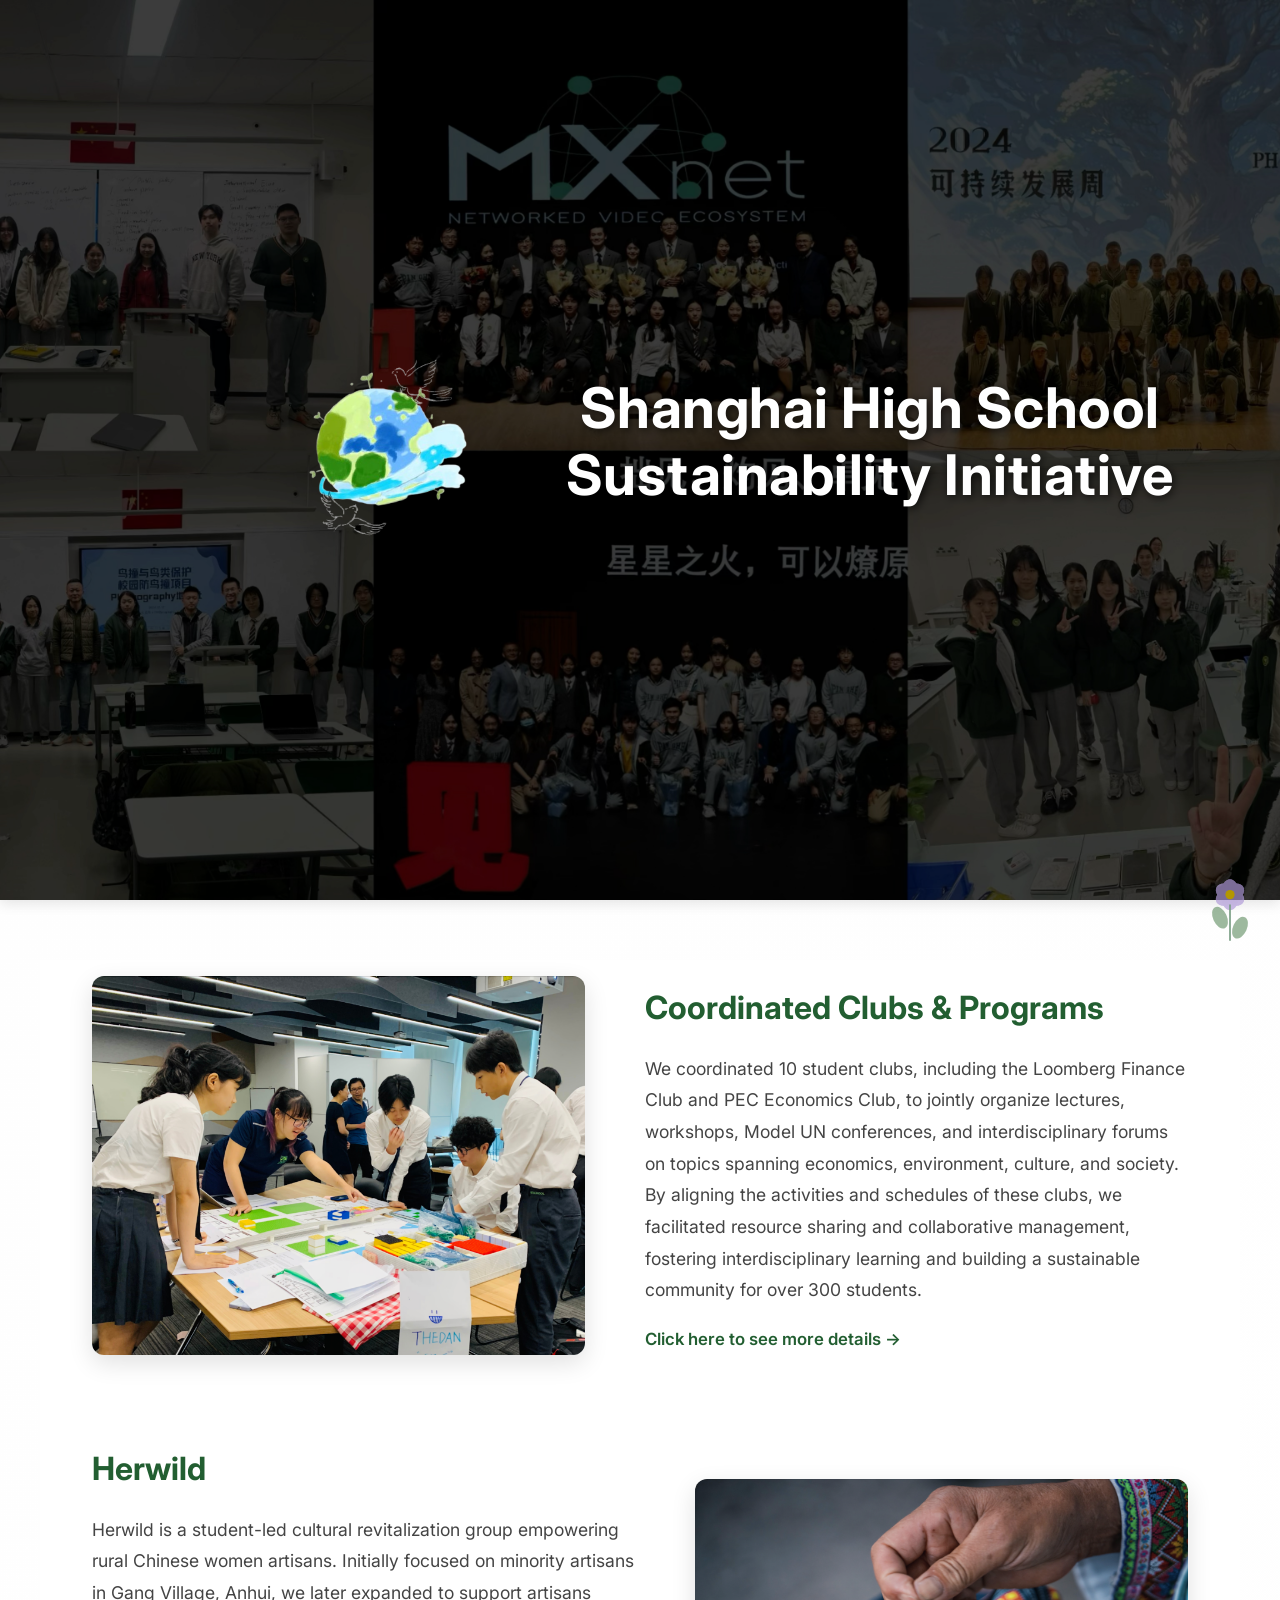
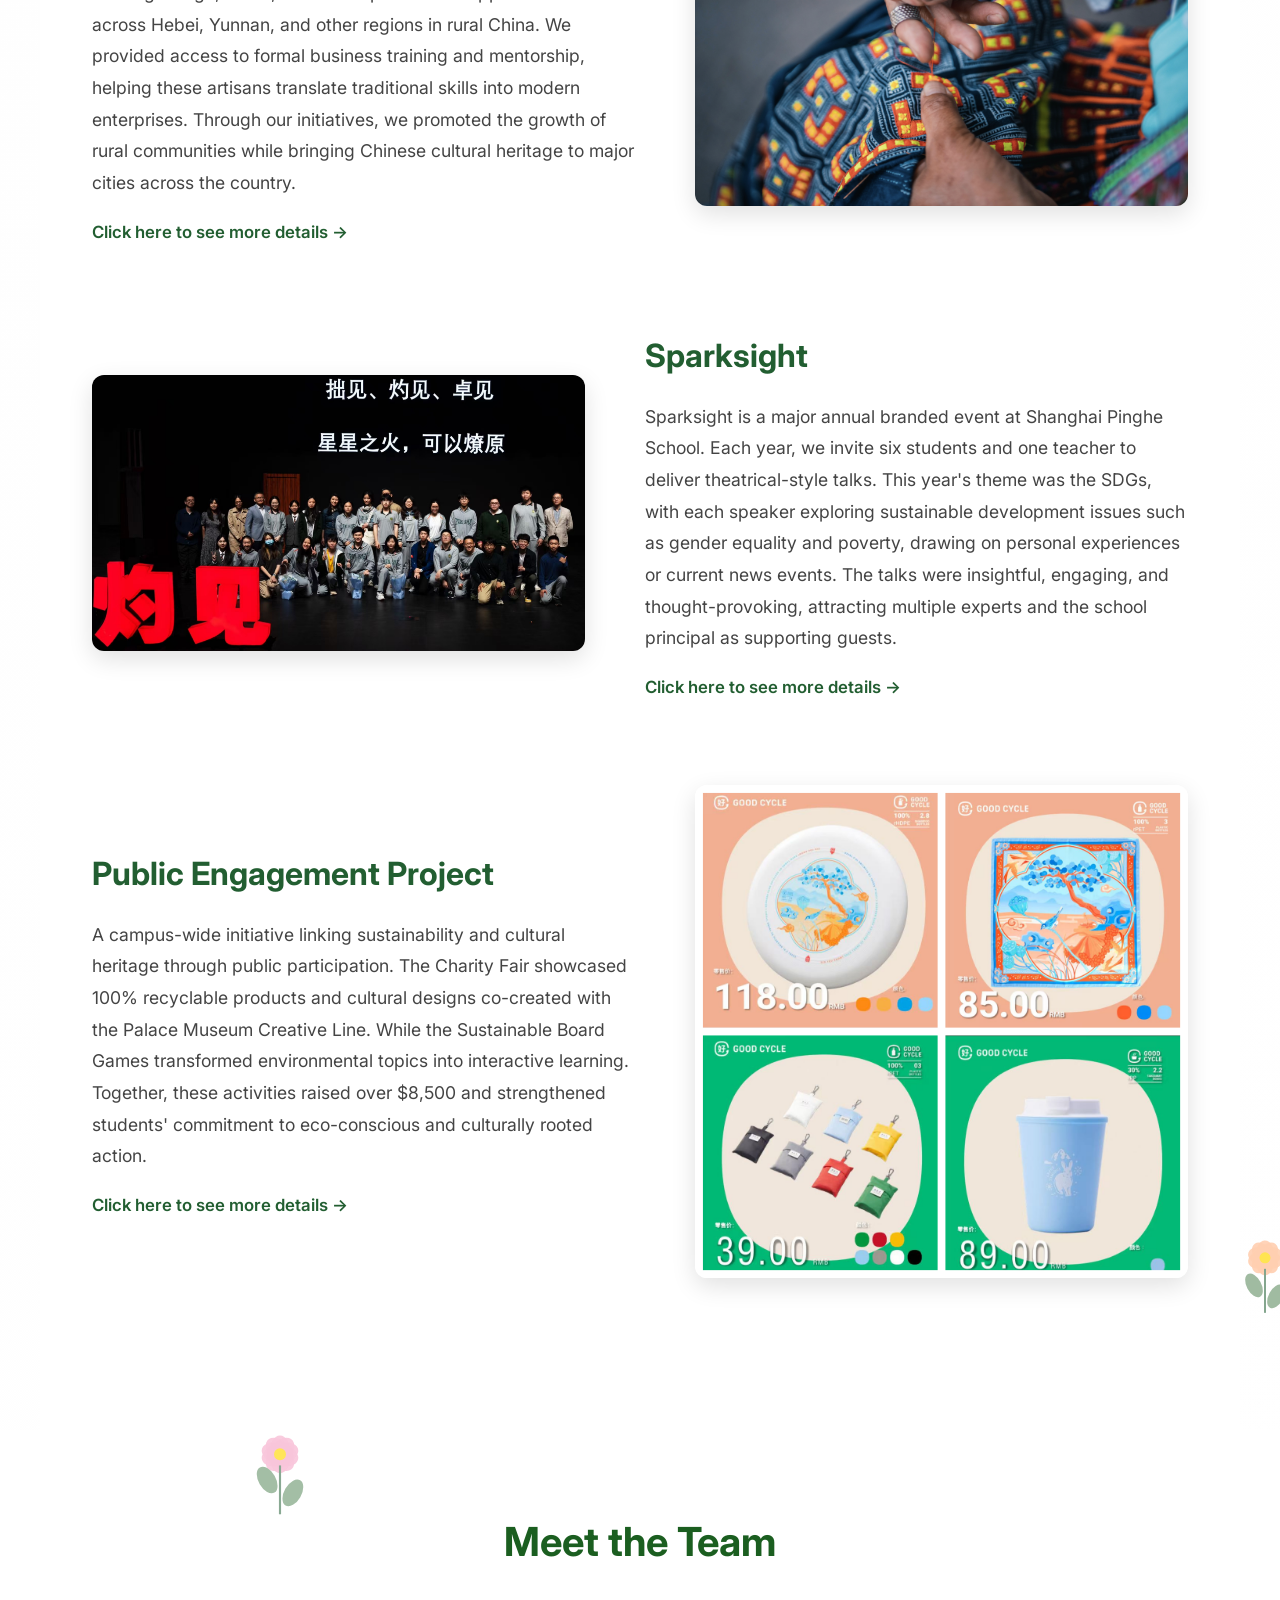
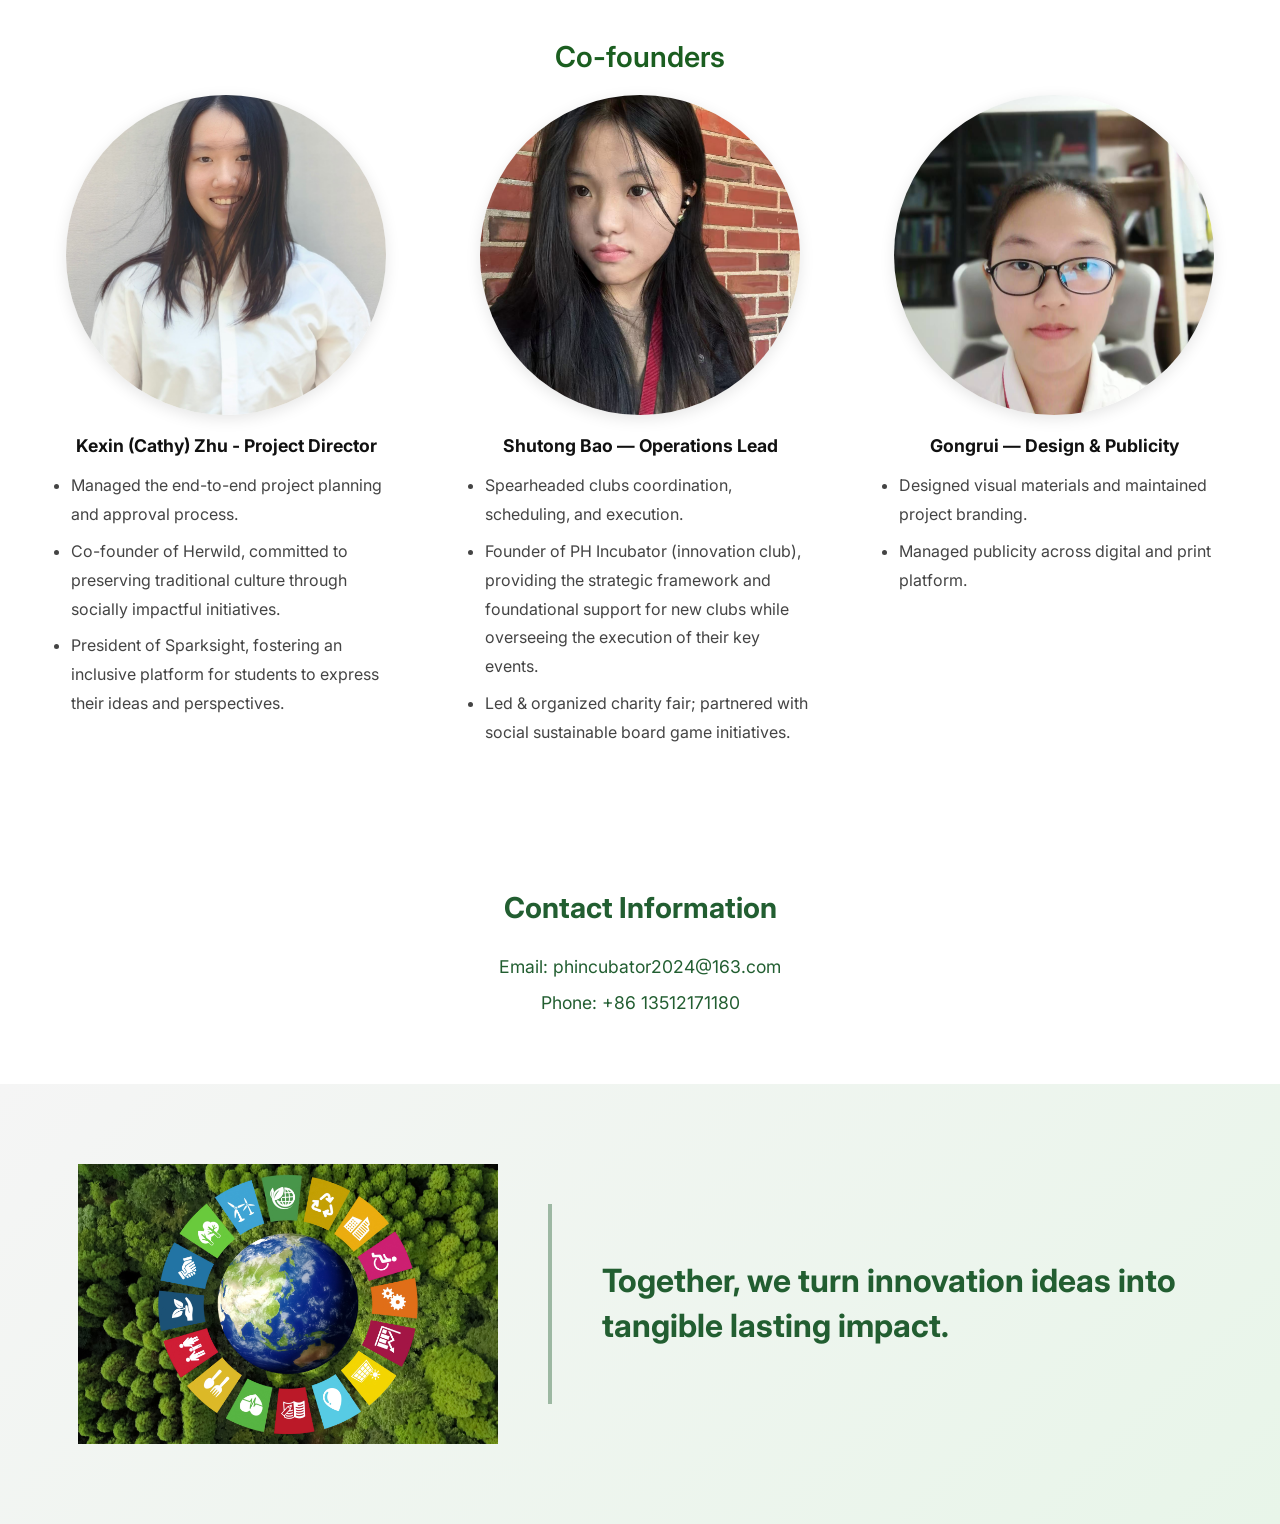
<file: index.html>
<!DOCTYPE html>
<html lang="en">
<head>
    <meta charset="UTF-8">
    <meta name="viewport" content="width=device-width, initial-scale=1.0">
    <title>Shanghai High School Sustainability Initiative</title>
    <link rel="preconnect" href="https://fonts.googleapis.com">
    <link rel="preconnect" href="https://fonts.gstatic.com" crossorigin>
    <link href="https://fonts.googleapis.com/css2?family=Inter:wght@400;500;600;700&display=swap" rel="stylesheet">
    <link rel="stylesheet" href="c1.css">
    <style>
        * {
            margin: 0;
            padding: 0;
            box-sizing: border-box;
        }

        body {
            font-family: 'Inter', sans-serif;
            color: #333;
            line-height: 1.6;
            overflow-x: hidden;
            margin: 0;
            padding: 0;
            background-color: #fff; /* Uniform white background */
        }

        .hero {
            height: 100vh;

            background-image: url('01.png');
            background-size: cover;
            background-position: center;
            background-attachment: fixed;
            position: relative;
            display: flex;
            align-items: center;
            justify-content: center;
            text-align: center;
        }

        .hero-content {
            position: relative;
            z-index: 2;
            color: white;
            text-align: left;
            padding: 40px 20px 40px 100px;
            max-width: 1400px;
            width: 100%;
            margin: 0 0 0 auto;
            box-sizing: border-box;
        }

        .logo-title {
            display: flex;
            flex-direction: row;
            align-items: center;
            justify-content: flex-start;
            gap: 60px;
            margin: 0;
            padding: 20px 0;
            width: 100%;
        }
        
        .title-wrapper {
            display: flex;
            flex-direction: column;
            align-items: flex-start;
            max-width: 800px;
            padding: 0;
            flex-shrink: 1;
        }

        .logo-title img {
            max-height: 400px;
            max-width: 700px;
            width: auto;
            height: auto;
            display: block;
            object-fit: contain;
            object-position: left center;
        }
        
        .logo-title img:hover {
            transform: scale(1.05);
        }

        .title {
            font-size: 2.8rem;
            font-weight: 700;
            text-shadow: 2px 2px 8px rgba(0, 0, 0, 0.7);
            line-height: 1.1;
            margin: 0;
            text-align: left;
            padding: 0;
            letter-spacing: 0.5px;
        }

        .subtitle {
            font-size: 1.4rem;
            margin: 15px 0 0 0;
            color: rgba(220, 230, 230, 0.95);
            text-shadow: 1px 1px 3px rgba(0, 0, 0, 0.7);
            font-weight: 300;
            line-height: 1.5;
            text-align: left;
            max-width: 100%;
            letter-spacing: 0.3px;
        }

        .hero::before {
            content: '';
            position: absolute;
            top: 0;
            left: 0;
            right: 0;
            bottom: 0;
            background: rgba(0, 0, 0, 0.4);
            z-index: 1;
        }

        .hero-content {
            position: relative;
            z-index: 2;
            max-width: 90%;
            text-align: center;
        }

        .hero-content h1 {
            font-size: 3.5rem;
            margin-bottom: 1rem;
            text-align: center;
        }

        .hero-content p {
            font-size: 1.5rem;
            color: #fff;
            text-shadow: 0 2px 4px rgba(0,0,0,0.5);
            margin-top: 1rem;
        }

        h1 {
            color: white;
            font-weight: 700;
            line-height: 1.2;
        }

        .content-section {
            html, body {
                background: #ffffff !important;
                background-color: #ffffff !important;
                background-image: none !important;
            }
            
            .content-section {
                background: #ffffff !important;
                background-color: #ffffff !important;
                background-image: none !important;
            }
            
            .about-container {
                background: #ffffff !important;
                background-color: #ffffff !important;
                background-image: none !important;
                box-shadow: none !important;
                border-radius: 0 !important;
            }
            
            .about-section {
                background: #ffffff !important;
                background-color: #ffffff !important;
                background-image: none !important;
            }
            padding: 80px 10%;
            background-color: #fff; /* Uniform white background */
        }

        .about-section {
            padding: 80px 40px;
        }
        
        .section-title {
            text-align: center;
            font-size: 2.5rem;
            color: #225e31;
            margin-bottom: 50px;
            font-weight: 600;
        }
        
        .about-container {
            display: flex;
            align-items: center; /* Vertically center align the columns */
            gap: 60px; /* Increase gap between columns */
            max-width: 1200px;
            margin: 0 auto;
        }

        .left-column {
            flex-basis: 45%;
            display: flex;
            flex-direction: column;
        }

        .about-text {
            margin-bottom: 30px;
        }
        
        .about-text p {
            color: #333;
            font-size: 1.1rem;
            line-height: 1.8;
        }

    .right-column {
        flex-basis: 55%;
        margin-top: 0; /* Reset margin */
    }

    .right-side-image {
        width: 100%;
        height: auto;
        transform: rotate(8deg); /* Re-apply and adjust rotation */
        transition: transform 0.3s ease;
    }

    .right-side-image:hover {
        transform: rotate(0deg) scale(1.05);
    }



    .bottom-image-section {
        width: 100%;
        display: flex;
        justify-content: center;
        align-items: center;
        margin: 60px 0;
        padding: 0 40px;
    }

    .bottom-large-image {
        width: 70%;
        max-width: 800px;
        height: auto;
        object-fit: contain;
        border-radius: 20px;
        box-shadow: 0 8px 25px rgba(0, 0, 0, 0.2);
        transition: transform 0.3s ease, box-shadow 0.3s ease;
        cursor: pointer;
        background-image: url('02.png');
        background-size: cover;
        background-position: center;
    }

    .bottom-image:hover {
        transform: scale(1.03);
        box-shadow: 0 12px 35px rgba(0, 0, 0, 0.3);
    }

    .bottom-image-container {
        text-align: center;
        margin-top: 50px;
        padding: 0 20px;
    }

    .bottom-image {
        display: block;
        margin: 30px 0 0 0; /* Adjust margin to position below text */
        max-width: 100%; /* Allow it to take full width of the column */
        height: auto;
    }
    


        .gallery-image-single:hover {
            transform: scale(1.05);
        }

        .gallery-image-stacked {
            position: absolute;
            width: 80%;
            height: auto;
            object-fit: cover;
            border-radius: 10px;
            box-shadow: 0 10px 20px rgba(0,0,0,0.2);
            cursor: pointer;
            transition: transform 0.5s ease, z-index 0.5s ease;
        }

        .gallery-image-stacked:nth-child(1) {
            transform: translateX(-10%) rotateY(15deg) scale(0.9);
            z-index: 1;
        }

        .gallery-image-stacked:nth-child(2) {
            transform: translateX(0) rotateY(0deg) scale(1);
            z-index: 2;
        }

        .gallery-image-stacked:nth-child(3) {
            transform: translateX(10%) rotateY(-15deg) scale(0.9);
            z-index: 1;
        }

        .gallery-container-stacked:hover .gallery-image-stacked:nth-child(1) {
            transform: translateX(-70%) rotateY(0deg) scale(0.9);
            z-index: 3;
        }

        .gallery-container-stacked:hover .gallery-image-stacked:nth-child(2) {
            transform: translateX(0) rotateY(0deg) scale(0.9);
            z-index: 3;
        }

        .gallery-container-stacked:hover .gallery-image-stacked:nth-child(3) {
            transform: translateX(70%) rotateY(0deg) scale(0.9);
            z-index: 3;
        }

        .lightbox-overlay-stacked {
            position: fixed;
            top: 0;
            left: 0;
            width: 100%;
            height: 100%;
            background-color: rgba(0,0,0,0.8);
            backdrop-filter: blur(10px);
            display: flex;
            justify-content: center;
            align-items: center;
            z-index: 1000;
        }

        .lightbox-image-stacked {
            max-width: 90%;
            max-height: 90%;
            object-fit: contain;
            box-shadow: 0 0 40px rgba(0,0,0,0.5);
        }

        .close-lightbox-stacked {
            position: absolute;
            top: 30px;
            right: 40px;
            color: #fff;
            font-size: 50px;
            font-weight: bold;
            cursor: pointer;
        }

        .lightbox-overlay-single {
            position: fixed;
            top: 0;
            left: 0;
            width: 100%;
            height: 100%;
            background-color: rgba(0, 0, 0, 0.8);
            display: flex;
            justify-content: center;
            align-items: center;
            z-index: 1000;
        }

        .lightbox-image-single {
            max-width: 90%;
            max-height: 90%;
            object-fit: contain;
        }

        .close-lightbox-single {
            position: absolute;
            top: 20px;
            right: 30px;
            color: white;
            font-size: 40px;
            font-weight: bold;
            cursor: pointer;
        }

        .close-lightbox-single:hover {
            color: #ccc;
        }

        .projects-section {
            padding: 4rem 2rem;
            background-color: #ffffff !important;
            margin-top: 3cm;
            position: relative;
            overflow: visible;
        }
        
        /* New alternating layout styles */
        .projects-container {
            max-width: 1200px;
            margin: 0 auto;
            padding: 0 20px;
        }
        
        .project-item {
            display: flex;
            align-items: center;
            gap: 60px;
            margin-bottom: 80px;
            opacity: 0;
            animation: fadeInUp 0.8s ease forwards;
        }
        
        .project-item:nth-child(1) { animation-delay: 0.1s; }
        .project-item:nth-child(2) { animation-delay: 0.2s; }
        .project-item:nth-child(3) { animation-delay: 0.3s; }
        .project-item:nth-child(4) { animation-delay: 0.4s; }
        
        @keyframes fadeInUp {
            from {
                opacity: 0;
                transform: translateY(30px);
            }
            to {
                opacity: 1;
                transform: translateY(0);
            }
        }
        
        .project-item.reverse {
            flex-direction: row-reverse;
        }
        
        .project-image {
            flex: 0 0 45%;
        }
        
        .project-image img {
            width: 100%;
            height: auto;
            border-radius: 12px;
            box-shadow: 0 8px 24px rgba(0,0,0,0.12);
            transition: transform 0.3s ease, box-shadow 0.3s ease;
        }
        
        .project-image img:hover {
            transform: translateY(-8px);
            box-shadow: 0 12px 32px rgba(0,0,0,0.18);
        }
        
        .project-content {
            flex: 1;
        }
        
        .project-content h2 {
            font-size: 2rem;
            color: #225e31;
            margin-bottom: 20px;
            font-weight: 700;
        }
        
        .project-content p {
            font-size: 1.1rem;
            line-height: 1.8;
            color: #444;
            margin-bottom: 20px;
        }
        
        .project-link {
            display: inline-block;
            color: #225e31;
            font-weight: 600;
            text-decoration: none;
            font-size: 1.05rem;
            transition: color 0.3s ease;
            border-bottom: 2px solid transparent;
            padding-bottom: 2px;
        }
        
        .project-link:hover {
            color: #2d7a3d;
            border-bottom: 2px solid #2d7a3d;
        }
        
        @media (max-width: 768px) {
            .project-item,
            .project-item.reverse {
                flex-direction: column;
                gap: 30px;
                margin-bottom: 60px;
            }
            
            .project-image {
                flex: 0 0 100%;
            }
            
            .project-content h2 {
                font-size: 1.6rem;
            }
            
            .project-content p {
                font-size: 1rem;
            }
        }
        
        /* 装饰元素容器 */
        .nature-decoration {
            position: absolute;
            pointer-events: none;
            z-index: 1;
        }

        /* 装饰元素 - 超极分散，完全避开卡片区域 */
        .leaf-1 {
            top: -60px;
            left: 8%;
            width: 80px;
            height: 80px;
            opacity: 0.6;
            animation: float 6s ease-in-out infinite;
        }

        .flower-1 {
            bottom: -110px;
            left: 15%;
            width: 120px;
            height: 120px;
            opacity: 0.65;
            animation: sway 5s ease-in-out infinite;
        }

        .leaf-2 {
            top: 0%;
            left: -90px;
            width: 100px;
            height: 100px;
            opacity: 0.3;
            animation: float 7s ease-in-out infinite 1s;
        }

        .leaf-3 {
            bottom: -80px;
            right: -250px;
            width: 70px;
            height: 70px;
            opacity: 0.3;
            animation: float 5.5s ease-in-out infinite 0.5s;
        }

        .flower-2 {
            top: -100px;
            left: 95%;
            width: 100px;
            height: 100px;
            opacity: 0.7;
            animation: sway 4.5s ease-in-out infinite 1s;
        }

        .flower-3 {
            top: 90%;
            right: -80px;
            width: 110px;
            height: 110px;
            opacity: 0.68;
            animation: sway 5.5s ease-in-out infinite 2s;
        }

        /* 浮动动画 */
        @keyframes float {
            0%, 100% { transform: translateY(0px) rotate(0deg); }
            50% { transform: translateY(-15px) rotate(3deg); }
        }

        /* 摇摆动画 */
        @keyframes sway {
            0%, 100% { transform: translateX(0px) rotate(0deg); }
            50% { transform: translateX(8px) rotate(-2deg); }
        }

        /* 保证中间项目内容在装饰之上 */
        .custom-gallery {
            position: relative;
            z-index: 10;
        }
        
        .custom-gallery > div {
            position: relative;
            z-index: 10;
        }
        
        /* 响应式：手机屏幕隐藏背景装饰 */
        @media (max-width: 768px) {
            .nature-decoration {
                display: none;
            }
        }

        .projects-grid {
            display: grid;
            grid-template-columns: repeat(4, 1fr);
            gap: 4rem;
            max-width: 1600px;
            margin: 0 auto;
        }
        
        /* Responsive layout for smaller screens */
        @media (max-width: 1200px) {
            .projects-grid {
                grid-template-columns: repeat(2, 1fr);
            }
        }
        
        @media (max-width: 768px) {
            .projects-grid {
                grid-template-columns: 1fr;
            }
        }

        .project-card {
            background: #ffffff;
            border: 1px solid #e0e0e0;
            box-shadow: 0 2px 10px rgba(0,0,0,0.06);
            border-radius: 15px;
            padding: 1.5rem;
            text-align: center;
            transition: transform 0.35s cubic-bezier(0.25, 0.46, 0.45, 0.94), box-shadow 0.35s cubic-bezier(0.25, 0.46, 0.45, 0.94);
            text-decoration: none;
        }

        .project-card:hover {
            transform: translateY(-6px);
            box-shadow: 0 8px 18px rgba(0,0,0,0.1);
        }

        /* 移除Clubs in Joint Action的下划线 */
        .project-card[href="clubs.html"] {
            text-decoration: none !important;
        }
        
        .project-card[href="clubs.html"] h3 {
            text-decoration: none !important;
        }

        .project-card img {
            width: 100%;
            height: 250px;
            object-fit: cover;
            border-radius: 0; /* No rounded corners for images */
            margin-bottom: 1.5rem;
        }

        .project-card h3 {
            font-size: 1.7rem;
            color: #225e31;
            margin: 0 0 10px 0;
        }

        .project-card .slogan {
            font-size: 1rem;
            color: #555;
            font-style: italic;
        }

        .team-section {
            padding: 20px 10px 80px;
            text-align: center;
            background-color: #fff;
        }

        .team-section h2 {
            font-size: 2.5rem;
            color: #225e31;
            margin-bottom: 60px;
        }

        .team-subsection {
            margin-bottom: 50px;
        }

        .team-subsection h3 {
            font-size: 1.8rem;
            color: #333;
            margin-bottom: 2.75rem;
            font-weight: 600;
        }

        .team-grid {
            display: flex;
            justify-content: center;
            gap: 4rem;
            flex-wrap: wrap;
        }

        .team-member {
            flex-basis: 350px;
            display: flex;
            flex-direction: column;
            align-items: center;
        }

        .team-member img {
            width: 320px;
            height: 320px;
            border-radius: 50%;
            object-fit: cover;
            margin-bottom: 15px;
            box-shadow: 0 4px 15px rgba(0,0,0,0.1);
        }

        .team-member p {
            font-size: 1.1rem;
            font-weight: 500;
            text-align: left;
            line-height: 1.8;
            margin-bottom: 10px;
        }
        
        .team-member ul {
            list-style-type: disc;
            padding-left: 20px;
            text-align: left;
            margin: 0;
        }
        
        .team-member li {
            font-size: 1rem;
            line-height: 1.8;
            margin-bottom: 8px;
            color: #444;
        }

        /* SDGs Footer Banner */
        .sdgs-banner {
            background: linear-gradient(135deg, #f5f5f5 0%, #e8f5e9 100%);
            padding: 80px 60px;
            display: flex;
            align-items: center;
            justify-content: center;
            gap: 50px;
            width: 100%;
            margin: 0;
        }
        
        .sdgs-banner-left {
            flex: 0 0 auto;
        }
        
        .sdgs-banner-left img {
            width: auto;
            height: 280px;
            display: block;
        }
        
        .sdgs-divider {
            width: 4px;
            height: 200px;
            background-color: #225e31;
            opacity: 0.4;
        }
        
        .sdgs-banner-right {
            flex: 0 1 auto;
            max-width: 600px;
        }
        
        .sdgs-banner-right h2 {
            font-size: 2rem;
            color: #225e31;
            line-height: 1.4;
            font-weight: 700;
            margin: 0;
            text-align: left;
        }
        
        @media (max-width: 768px) {
            .sdgs-banner {
                flex-direction: column;
                padding: 40px 20px;
                gap: 30px;
            }
            
            .sdgs-banner-left img {
                height: 150px;
            }
            
            .sdgs-divider {
                width: 100px;
                height: 2px;
            }
            
            .sdgs-banner-right {
                text-align: center;
            }
            
            .sdgs-banner-right h2 {
                font-size: 1.8rem;
                text-align: center;
            }
        }
        
        footer {
            background: linear-gradient(to bottom, #225e31, #1a3a24);
            color: #fff;
            text-align: center;
            padding: 80px 20px 40px;
            position: relative;
            clip-path: polygon(0 15%, 100% 0, 100% 100%, 0% 100%);
        }

        .contact-info {
            /* Styles moved to footer */
            margin-top: 0;
            padding-top: 0;
            border-top: none;
        }

        .contact-info h3 {
            font-size: 1.8rem;
            color: #fff;
            margin-bottom: 20px;
        }

        .contact-info p {
            font-size: 1.1rem;
            color: #eee;
            line-height: 1.8;
            margin: 5px 0;
        }

        @media (max-width: 1200px) {
            .book {
                width: 70vw;
                height: 60vh;
            }
        }



@media (max-width: 768px) {
            .logo-title {
                flex-direction: column;
                gap: 20px;
                padding: 30px 0;
            }

            .logo-title img {
                height: 150px;
                margin: 0 auto;
            }

            .title {
                font-size: 2.5rem;
                text-align: center;
            }

            .subtitle {
                font-size: 1.2rem;
                max-width: 90%;
            }
            
            .about-container {
                flex-direction: column;
                gap: 30px;
                padding: 20px;
            }
            
            .about-text {
                padding-right: 0;
            }
            
            .about-image {
                max-width: 100%;
                margin-top: 20px;
            }
            
            .book-container {
                height: 50vh;
                min-height: 300px;
                margin: 20px auto;
            }
            
            .book {
                max-width: 90%;
            }
        }
        
        @media (max-width: 480px) {
            .title {
                font-size: 2rem;
            }
            
            .subtitle {
                font-size: 1.1rem;
            }
        }
    </style>
</head>
<body>
    <div class="hero">
        <div class="hero-content">
            <div class="logo-title">
                <img src="lg.png?v=1.1" alt="Logo" class="logo">
                <div class="title-wrapper">
                    <h1 class="title">Shanghai High School<br>Sustainability Initiative</h1>
                </div>
            </div>
        </div>
    </div>

    <section class="projects-section" style="margin: 60px auto 0 auto; padding-top: 1rem; max-width: 1200px; display: flex; flex-direction: column; align-items: center;">
        <!-- 自然装饰元素 - 花朵 -->
        
        <!-- 花朵 1 -->
        <svg class="nature-decoration flower-1" viewBox="0 0 140 140" xmlns="http://www.w3.org/2000/svg">
            <!-- 粉色花朵 -->
            <ellipse cx="70" cy="40" rx="13" ry="22" fill="#F5A8C8" opacity="0.9" transform="rotate(0 70 40)"/>
            <ellipse cx="70" cy="40" rx="13" ry="22" fill="#F5A8C8" opacity="0.9" transform="rotate(72 70 40)"/>
            <ellipse cx="70" cy="40" rx="13" ry="22" fill="#F5A8C8" opacity="0.9" transform="rotate(144 70 40)"/>
            <ellipse cx="70" cy="40" rx="13" ry="22" fill="#F5A8C8" opacity="0.9" transform="rotate(216 70 40)"/>
            <ellipse cx="70" cy="40" rx="13" ry="22" fill="#F5A8C8" opacity="0.9" transform="rotate(288 70 40)"/>
            <circle cx="70" cy="40" r="7" fill="#FFD700"/>
            <!-- 茎 -->
            <line x1="70" y1="53" x2="70" y2="110" stroke="#4A7C59" stroke-width="2.5"/>
            <!-- 叶子 -->
            <ellipse cx="55" cy="70" rx="10" ry="17" fill="#5A8A5D" opacity="0.85" transform="rotate(-30 55 70)"/>
            <ellipse cx="85" cy="85" rx="10" ry="17" fill="#5A8A5D" opacity="0.85" transform="rotate(30 85 85)"/>
        </svg>

        <!-- 花朵 2 -->
        <svg class="nature-decoration flower-2" viewBox="0 0 130 130" xmlns="http://www.w3.org/2000/svg">
            <!-- 紫色花朵 -->
            <ellipse cx="65" cy="45" rx="12" ry="20" fill="#B19CD9" opacity="0.9" transform="rotate(0 65 45)"/>
            <ellipse cx="65" cy="45" rx="12" ry="20" fill="#B19CD9" opacity="0.9" transform="rotate(60 65 45)"/>
            <ellipse cx="65" cy="45" rx="12" ry="20" fill="#B19CD9" opacity="0.9" transform="rotate(120 65 45)"/>
            <ellipse cx="65" cy="45" rx="12" ry="20" fill="#B19CD9" opacity="0.9" transform="rotate(180 65 45)"/>
            <ellipse cx="65" cy="45" rx="12" ry="20" fill="#B19CD9" opacity="0.9" transform="rotate(240 65 45)"/>
            <ellipse cx="65" cy="45" rx="12" ry="20" fill="#B19CD9" opacity="0.9" transform="rotate(300 65 45)"/>
            <circle cx="65" cy="45" r="6" fill="#FFD700"/>
            <!-- 茎 -->
            <line x1="65" y1="58" x2="65" y2="105" stroke="#4A7C59" stroke-width="2.3"/>
            <!-- 叶子 -->
            <ellipse cx="52" cy="75" rx="9" ry="15" fill="#5A8A5D" opacity="0.85" transform="rotate(-25 52 75)"/>
            <ellipse cx="78" cy="88" rx="9" ry="15" fill="#5A8A5D" opacity="0.85" transform="rotate(25 78 88)"/>
        </svg>


        <!-- 花朵 3 -->
        <svg class="nature-decoration flower-3" viewBox="0 0 120 120" xmlns="http://www.w3.org/2000/svg">
            <!-- 橙色花朵 -->
            <ellipse cx="60" cy="38" rx="11" ry="19" fill="#FFB88C" opacity="0.9" transform="rotate(0 60 38)"/>
            <ellipse cx="60" cy="38" rx="11" ry="19" fill="#FFB88C" opacity="0.9" transform="rotate(72 60 38)"/>
            <ellipse cx="60" cy="38" rx="11" ry="19" fill="#FFB88C" opacity="0.9" transform="rotate(144 60 38)"/>
            <ellipse cx="60" cy="38" rx="11" ry="19" fill="#FFB88C" opacity="0.9" transform="rotate(216 60 38)"/>
            <ellipse cx="60" cy="38" rx="11" ry="19" fill="#FFB88C" opacity="0.9" transform="rotate(288 60 38)"/>
            <circle cx="60" cy="38" r="6" fill="#FFD700"/>
            <!-- 茎 -->
            <line x1="60" y1="50" x2="60" y2="98" stroke="#4A7C59" stroke-width="2.2"/>
            <!-- 叶子 -->
            <ellipse cx="48" cy="68" rx="8" ry="14" fill="#5A8A5D" opacity="0.85" transform="rotate(-28 48 68)"/>
            <ellipse cx="72" cy="80" rx="8" ry="14" fill="#5A8A5D" opacity="0.85" transform="rotate(28 72 80)"/>
        </svg>

                <!-- Projects Container with Alternating Layout -->
        <div class="projects-container">
            <!-- Project 1: Coordinated Clubs & Programs (Left Image, Right Text) -->
            <div class="project-item">
                <div class="project-image">
                    <a href="clubs.html">
                        <img src="p1.png" alt="Coordinated Clubs & Programs">
                    </a>
                </div>
                <div class="project-content">
                    <h2>Coordinated Clubs & Programs</h2>
                    <p>We coordinated 10 student clubs, including the Loomberg Finance Club and PEC Economics Club, to jointly organize lectures, workshops, Model UN conferences, and interdisciplinary forums on topics spanning economics, environment, culture, and society. By aligning the activities and schedules of these clubs, we facilitated resource sharing and collaborative management, fostering interdisciplinary learning and building a sustainable community for over 300 students.</p>
                    <a href="clubs.html" class="project-link">Click here to see more details →</a>
                </div>
            </div>
            
            <!-- Project 2: Herwild (Right Image, Left Text) -->
            <div class="project-item reverse">
                <div class="project-image">
                    <a href="herwild.html">
                        <img src="p2.png" alt="Herwild">
                    </a>
                </div>
                <div class="project-content">
                    <h2>Herwild</h2>
                    <p>Herwild is a student-led cultural revitalization group empowering rural Chinese women artisans. Initially focused on minority artisans in Gang Village, Anhui, we later expanded to support artisans across Hebei, Yunnan, and other regions in rural China. We provided access to formal business training and mentorship, helping these artisans translate traditional skills into modern enterprises. Through our initiatives, we promoted the growth of rural communities while bringing Chinese cultural heritage to major cities across the country.</p>
                    <a href="herwild.html" class="project-link">Click here to see more details →</a>
                </div>
            </div>
            
            <!-- Project 3: Sparksight (Left Image, Right Text) -->
            <div class="project-item">
                <div class="project-image">
                    <a href="sparksight.html">
                        <img src="p3.png" alt="Sparksight">
                    </a>
                </div>
                <div class="project-content">
                    <h2>Sparksight</h2>
                    <p>Sparksight is a major annual branded event at Shanghai Pinghe School. Each year, we invite six students and one teacher to deliver theatrical-style talks. This year's theme was the SDGs, with each speaker exploring sustainable development issues such as gender equality and poverty, drawing on personal experiences or current news events. The talks were insightful, engaging, and thought-provoking, attracting multiple experts and the school principal as supporting guests.</p>
                    <a href="sparksight.html" class="project-link">Click here to see more details →</a>
                </div>
            </div>
            
            <!-- Project 4: Public Engagement Project (Right Image, Left Text) -->
            <div class="project-item reverse">
                <div class="project-image">
                    <a href="engagement.html">
                        <img src="g1.png" alt="Public Engagement Project">
                    </a>
                </div>
                <div class="project-content">
                    <h2>Public Engagement Project</h2>
                    <p>A campus-wide initiative linking sustainability and cultural heritage through public participation. The Charity Fair showcased 100% recyclable products and cultural designs co-created with the Palace Museum Creative Line. While the Sustainable Board Games transformed environmental topics into interactive learning. Together, these activities raised over $8,500 and strengthened students' commitment to eco-conscious and culturally rooted action.</p>
                    <a href="engagement.html" class="project-link">Click here to see more details →</a>
                </div>
            </div>
        </div>
    </section>

    <div class="team-contact-section">
        <section class="team-section">
            <h2>Meet the Team</h2>
            <div class="team-subsection">
                <h3>Co-founders</h3>
                <div class="team-grid">
                    <div class="team-member">
                        <img src="jr1.png" alt="Kexin (Cathy) Zhu">
                        <p><strong>Kexin (Cathy) Zhu - Project Director</strong></p>
                        <ul>
                            <li>Managed the end-to-end project planning and approval process.</li>
                            <li>Co-founder of Herwild, committed to preserving traditional culture through socially impactful initiatives.</li>
                            <li>President of Sparksight, fostering an inclusive platform for students to express their ideas and perspectives.</li>
                        </ul>
                    </div>
                    <div class="team-member">
                        <img src="jr2.png" alt="Shutong (Taby) Bao">
                        <p><strong>Shutong Bao — Operations Lead</strong></p>
                        <ul>
                            <li>Spearheaded clubs coordination, scheduling, and execution.</li>
                            <li>Founder of PH Incubator (innovation club), providing the strategic framework and foundational support for new clubs while overseeing the execution of their key events.</li>
                            <li>Led & organized charity fair; partnered with social sustainable board game initiatives.</li>
                        </ul>
                    </div>
                    <div class="team-member">
                        <img src="jr3.png" alt="Gong (Yvonne) Rui">
                        <p><strong>Gongrui — Design & Publicity</strong></p>
                        <ul>
                            <li>Designed visual materials and maintained project branding.</li>
                            <li>Managed publicity across digital and print platform.</li>
                        </ul>
                    </div>
                </div>
            </div>
        </section>

        <section class="contact-info">
            <h3>Contact Information</h3>
            <p>Email: phincubator2024@163.com</p>
            <p>Phone: +86 13512171180</p>
        </section>
    </div>
    
    <!-- SDGs Banner -->
    <div class="sdgs-banner">
        <div class="sdgs-banner-left">
            <img src="final.png" alt="Sustainable Development Goals">
        </div>
        <div class="sdgs-divider"></div>
        <div class="sdgs-banner-right">
            <h2>Together, we turn innovation ideas into tangible lasting impact.</h2>
        </div>
    </div>
    <script src="c1.js"></script>
    <script>
        document.addEventListener('DOMContentLoaded', function() {
            const galleryImages = document.querySelectorAll('.gallery-image-stacked');
            const lightboxOverlay = document.querySelector('.lightbox-overlay-stacked');
            const lightboxImage = document.querySelector('.lightbox-image-stacked');
            const closeLightbox = document.querySelector('.close-lightbox-stacked');

            galleryImages.forEach(image => {
                image.addEventListener('click', () => {
                    const src = image.getAttribute('src');
                    lightboxImage.setAttribute('src', src);
                    lightboxOverlay.style.display = 'flex';
                });
            });

            const closeLight = () => {
                lightboxOverlay.style.display = 'none';
            }

            closeLightbox.addEventListener('click', closeLight);
            lightboxOverlay.addEventListener('click', (e) => {
                if (e.target === lightboxOverlay) {
                    closeLight();
                }
            });
        });
    </script>
</body>
</html>
</file>
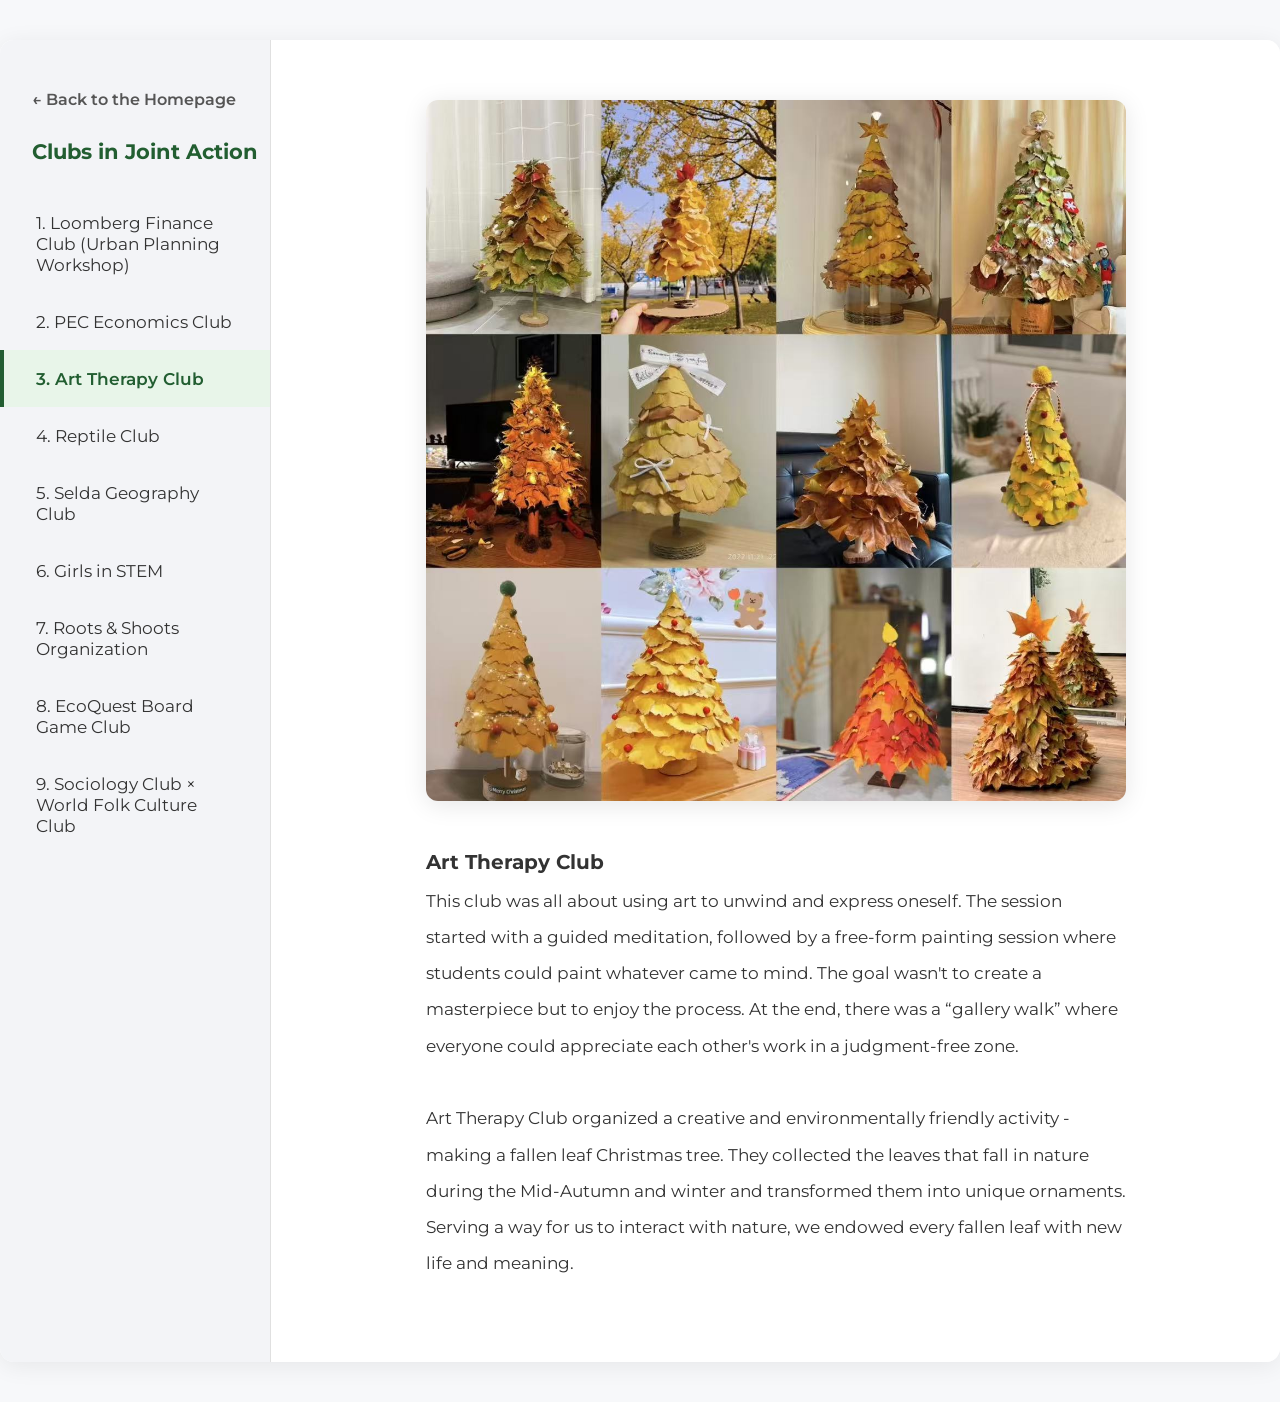
<file: art.html>
<!DOCTYPE html>
<html lang="en">
<head>
    <meta charset="UTF-8">
    <meta name="viewport" content="width=device-width, initial-scale=1.0">
    <title>PEC Economics Club - SHSUS</title>
    <link href="https://fonts.googleapis.com/css2?family=Montserrat:wght@400;500;700&display=swap" rel="stylesheet">
    <style>
        body {
            font-family: 'Montserrat', sans-serif;
            background-color: #f7f8fa;
            color: #222;
            margin: 0;
            padding: 0;
        }
        .container {
            display: flex;
            max-width: 1400px;
            margin: 40px auto;
            background: #fff;
            border-radius: 14px;
            box-shadow: 0 4px 24px rgba(0,0,0,0.07);
            overflow: hidden;
            min-height: 600px;
        }
        .sidebar {
            width: 270px;
            background: #f3f4f7;
            border-right: 1px solid #e0e0e0;
            padding: 40px 0 40px 0;
            display: flex;
            flex-direction: column;
            gap: 0;
        }
        .sidebar .back-link {
            display: block;
            padding: 10px 32px;
            font-size: 1rem;
            font-weight: 600;
            color: #555;
            text-decoration: none;
            margin-bottom: 20px;
            transition: color 0.2s;
        }
        .sidebar .back-link:hover {
            color: #225e31;
        }
        .sidebar h2 {
            font-size: 1.3rem;
            font-weight: 700;
            color: #225e31;
            margin: 0 0 30px 32px;
        }
        .club-list {
            list-style: none;
            padding: 0;
            margin: 0;
        }
        .club-list li {
            padding: 18px 32px;
            font-size: 1.08rem;
            color: #333;
            cursor: pointer;
            border-left: 4px solid transparent;
            transition: background 0.2s, border-color 0.2s;
        }
        .club-list li.active, .club-list li:hover {
            background: #e8f5e9;
            border-left: 4px solid #225e31;
            color: #225e31;
            font-weight: 600;
        }
        .main-content {
            flex: 1;
            display: flex;
            flex-direction: column;
            align-items: center;
            justify-content: flex-start;
            background: #fff;
            min-height: 600px;
        }
        .main-img {
            width: 100%;
            height: auto;
            object-fit: contain;
            border-radius: 12px;
            box-shadow: 0 4px 24px rgba(0,0,0,0.10);
            margin-top: 60px;
            margin-bottom: 40px;
            max-width: 700px;
        }
        .desc {
            font-size: 1.08rem;
            color: #333;
            line-height: 2.1;
            text-align: left;
            width: 100%;
            max-width: 700px;
            margin-bottom: 80px;
        }
        .desc strong {
            font-size: 1.25rem;
        }
        @media (max-width: 900px) {
            .container {
                flex-direction: column;
            }
            .sidebar {
                width: 100%;
                border-right: none;
                border-bottom: 1px solid #e0e0e0;
                flex-direction: row;
                overflow-x: auto;
                padding: 0;
            }
            .club-list {
                display: flex;
                flex-direction: row;
                width: 100%;
            }
            .club-list li {
                padding: 16px 18px;
                border-left: none;
                border-bottom: 4px solid transparent;
            }
            .club-list li.active, .club-list li:hover {
                background: #e8f5e9;
                border-bottom: 4px solid #225e31;
                border-left: none;
            }
        }
    </style>
</head>
<body>
    <div class="container">
        <nav class="sidebar">
            <a href="index.html" class="back-link">← Back to the Homepage</a>
            <h2>Clubs in Joint Action</h2>
            <ul class="club-list">
                <li><a href="clubs.html" style="color:inherit;text-decoration:none;display:block;width:100%;height:100%;">1. Loomberg Finance Club (Urban Planning Workshop)</a></li>
                <li><a href="pec.html" style="color:inherit;text-decoration:none;display:block;width:100%;height:100%;">2. PEC Economics Club</a></li>
                <li class="active">3. Art Therapy Club</li>
                <li><a href="rep.html" style="color:inherit;text-decoration:none;display:block;width:100%;height:100%;">4. Reptile Club</a></li>
                <li>5. Selda Geography Club</li>
                <li><a href="girl.html" style="color:inherit;text-decoration:none;display:block;width:100%;height:100%;">6. Girls in STEM</a></li>
                <li><a href="root.html" style="color:inherit;text-decoration:none;display:block;width:100%;height:100%;">7. Roots & Shoots Organization</a></li>
                <li><a href="eco.html" style="color:inherit;text-decoration:none;display:block;width:100%;height:100%;">8. EcoQuest Board Game Club</a></li>
                <li><a href="soci.html" style="color:inherit;text-decoration:none;display:block;width:100%;height:100%;">9. Sociology Club × World Folk Culture Club</a></li>
            </ul>
        </nav>
        <main class="main-content">
            <img src="31.png" alt="PEC Economics Club" class="main-img">
            <div class="desc">
                <strong>Art Therapy Club</strong><br>
                This club was all about using art to unwind and express oneself. The session started with a guided meditation, followed by a free-form painting session where students could paint whatever came to mind. The goal wasn't to create a masterpiece but to enjoy the process. At the end, there was a “gallery walk” where everyone could appreciate each other's work in a judgment-free zone.
                <br><br>
                Art Therapy Club organized a creative and environmentally friendly activity - making a fallen leaf Christmas tree. They collected the leaves that fall in nature during the Mid-Autumn and winter and transformed them into unique ornaments. Serving a way for us to interact with nature, we endowed every fallen leaf with new life and meaning.
            </div>
        </main>
    </div>
</body>
</html>
</file>
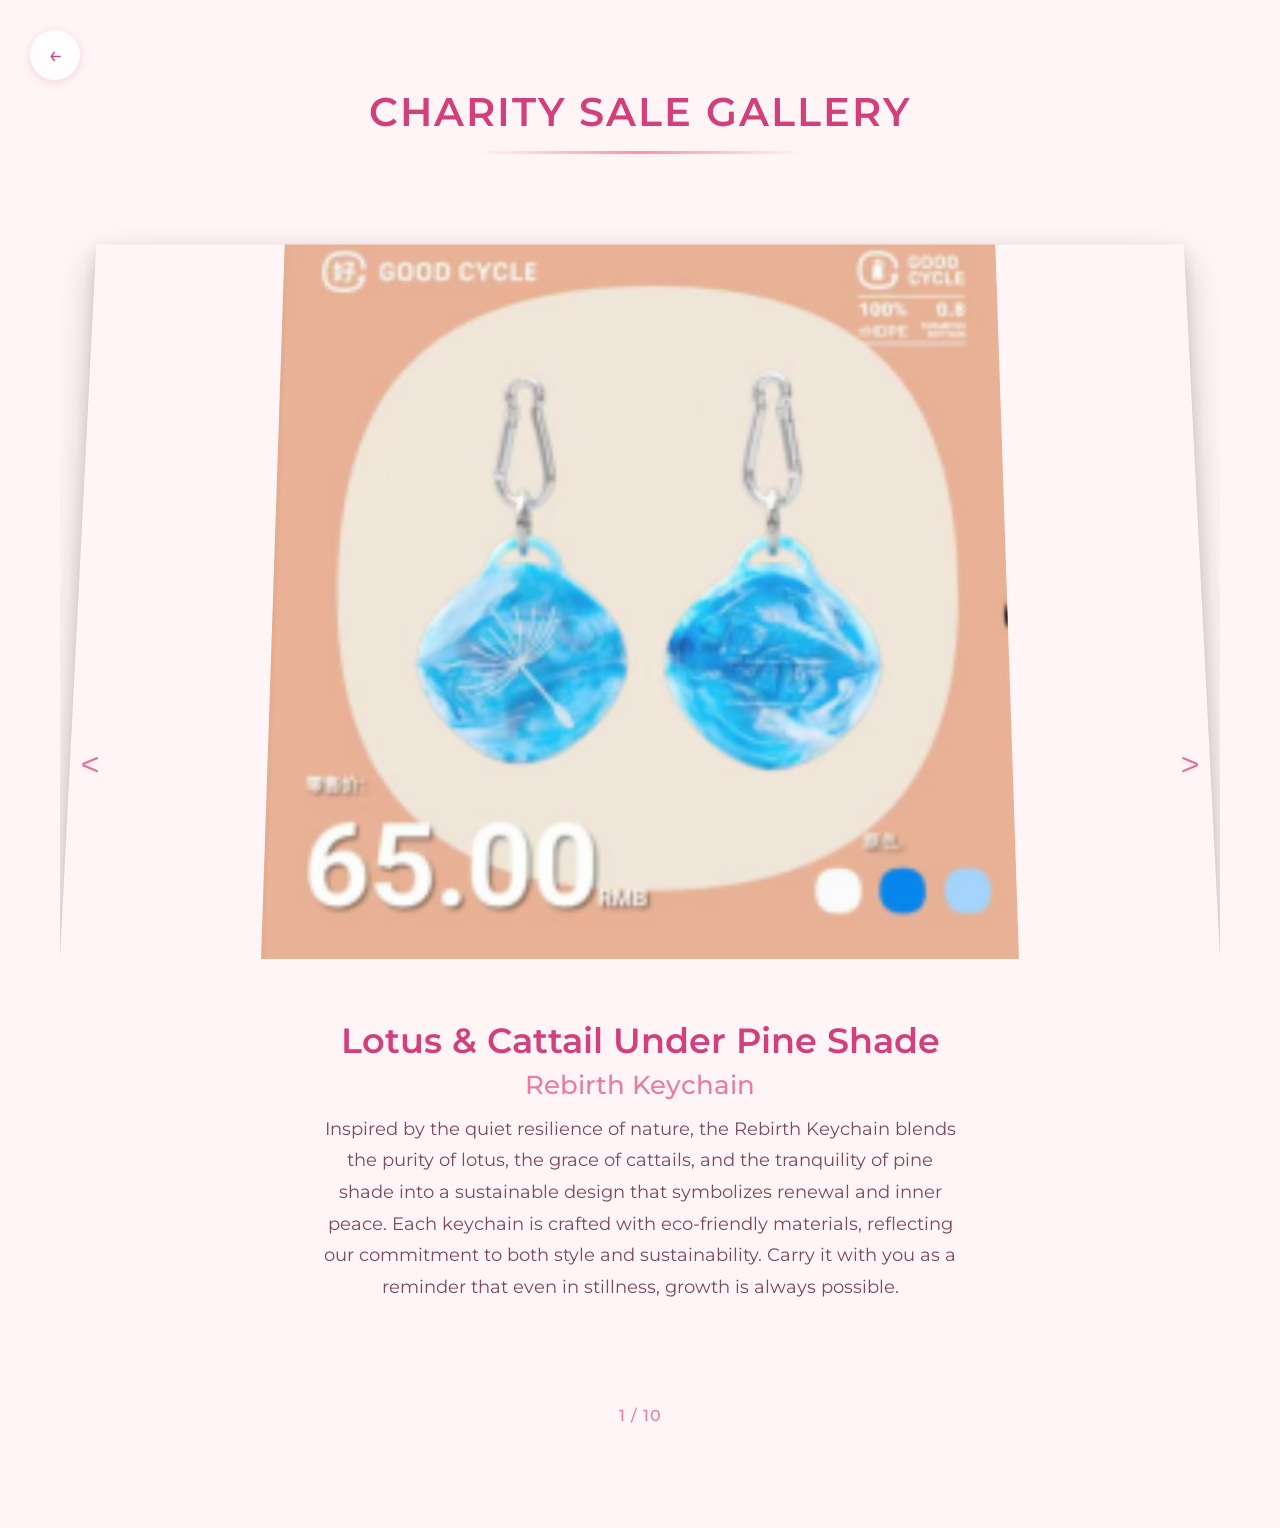
<file: charitysale.html>
<!DOCTYPE html>
<html lang="en">
<head>
    <meta charset="UTF-8">
    <meta name="viewport" content="width=device-width, initial-scale=1.0">
    <title>Charity Sale - Product Gallery</title>
    <link rel="preconnect" href="https://fonts.googleapis.com">
    <link rel="preconnect" href="https://fonts.gstatic.com" crossorigin>
    <link href="https://fonts.googleapis.com/css2?family=Montserrat:wght@300;400;500;600;700&display=swap" rel="stylesheet">
    <style>
        * {
            margin: 0;
            padding: 0;
            box-sizing: border-box;
        }

        body {
            font-family: 'Montserrat', sans-serif;
            background-color: #fff5f7;
            color: #555;
            line-height: 1.6;
        }

        .back-arrow {
            position: fixed;
            top: 30px;
            left: 30px;
            font-size: 24px;
            color: #d23f7a;
            text-decoration: none;
            z-index: 1000;
            background: rgba(255, 255, 255, 0.8);
            width: 50px;
            height: 50px;
            border-radius: 50%;
            display: flex;
            align-items: center;
            justify-content: center;
            box-shadow: 0 2px 10px rgba(210, 63, 122, 0.2);
            transition: all 0.3s ease;
            backdrop-filter: blur(5px);
        }

        .back-arrow:hover {
            transform: translateX(-5px);
            background: #225e31;
            color: white;
        }

        .gallery-container {
            max-width: 1200px;
            margin: 0 auto;
            padding: 80px 20px;
            position: relative;
        }

        .gallery-title {
            text-align: center;
            color: #d23f7a;
            margin-bottom: 50px;
            font-size: 2.5rem;
            font-weight: 600;
            text-transform: uppercase;
            letter-spacing: 2px;
            position: relative;
            display: inline-block;
            left: 50%;
            transform: translateX(-50%);
        }

        .gallery-title:after {
            content: '';
            position: absolute;
            width: 60%;
            height: 3px;
            bottom: -10px;
            left: 20%;
            background: linear-gradient(90deg, transparent, #ff8fab, transparent);
        }

        .product-slide {
            display: none;
            flex-direction: column;
            align-items: center;
            justify-content: center;
            text-align: center;
            animation: fadeIn 0.5s ease;
        }

        .product-slide.active {
            display: flex;
        }

        .product-image-container {
            width: 100%;
            margin: 0 0 40px;
            text-align: center;
            overflow: hidden;
        }

        .product-image {
            width: 100%;
            max-width: 100%;
            height: auto;
            max-height: 85vh;
            object-fit: contain;
            display: block;
            box-shadow: 0 15px 35px rgba(0, 0, 0, 0.2), 0 5px 15px rgba(0, 0, 0, 0.1);
            border-radius: 0;
            transform: perspective(1000px) rotateX(5deg);
            transform-origin: bottom;
            transition: transform 0.3s ease, box-shadow 0.3s ease;
            margin: 0 auto;
        }

        .product-image:hover {
            transform: perspective(1000px) rotateX(5deg) scale(1.02);
            box-shadow: 0 20px 40px rgba(0, 0, 0, 0.25), 0 8px 20px rgba(0, 0, 0, 0.15);
        }

        .product-info {
            max-width: 800px;
            margin: 0 auto;
            padding: 0 20px 40px;
        }

        .product-name {
            color: #d23f7a;
            font-size: 1.8rem;
            margin: 20px 0 10px;
            font-weight: 600;
            text-align: center;
            line-height: 1.3;
        }

        .product-name-main {
            display: block;
            font-size: 1.2em;
            margin-bottom: 5px;
        }

        .product-name-sub {
            display: block;
            font-size: 0.9em;
            font-weight: 500;
            color: #e67e9f;
        }

        .product-description {
            color: #7a4a5a;
            font-size: 1.1rem;
            line-height: 1.8;
            margin: 0 auto;
            max-width: 700px;
            text-align: center;
            padding: 0 30px;
            font-weight: 400;
        }

        .product-navigation {
            position: absolute;
            top: 50%;
            left: 0;
            right: 0;
            display: flex;
            justify-content: space-between;
            padding: 0 30px;
            pointer-events: none;
            z-index: 10;
            transform: translateY(-50%);
        }

        .nav-arrow {
            background: none;
            color: #d23f7a;
            border: none;
            width: 40px;
            height: 80px;
            font-size: 32px;
            font-weight: 300;
            cursor: pointer;
            display: flex;
            align-items: center;
            justify-content: center;
            transition: all 0.2s ease;
            pointer-events: all;
            opacity: 0.7;
            text-shadow: 0 2px 5px rgba(0, 0, 0, 0.1);
        }

        .nav-arrow:hover {
            opacity: 1;
            transform: scale(1.2);
        }

        .nav-arrow:disabled {
            opacity: 0.3;
            cursor: not-allowed;
            transform: none;
            pointer-events: none;
        }

        .product-counter {
            display: flex;
            justify-content: center;
            margin: 60px 0 20px;
            font-size: 1rem;
            color: #e67e9f;
            font-weight: 500;
            letter-spacing: 1px;
        }

        @keyframes fadeIn {
            from { opacity: 0.5; }
            to { opacity: 1; }
        }

        @media (max-width: 1024px) {
            .product-image {
                max-height: 65vh;
            }
            
            .product-name {
                font-size: 1.6rem;
                padding: 0 20px;
            }
            
            .product-description {
                font-size: 1rem;
                padding: 0 25px;
            }
        }

        @media (max-width: 768px) {
            .back-arrow {
                top: 15px;
                left: 15px;
                width: 40px;
                height: 40px;
                font-size: 20px;
            }

            .gallery-title {
                font-size: 2rem;
                margin-bottom: 30px;
                padding: 0 20px;
            }

            .product-image-container {
                width: 100%;
                padding: 0;
                margin-bottom: 30px;
            }

            .product-image {
                max-height: 60vh;
                transform: perspective(800px) rotateX(5deg);
            }

            .product-info {
                padding: 0 15px 30px;
            }

            .product-name {
                font-size: 1.5rem;
                margin: 15px 0 10px;
                padding: 0 15px;
            }

            .product-description {
                font-size: 1rem;
                padding: 0 20px;
            }

            .nav-arrow {
                width: 30px;
                height: 60px;
                font-size: 24px;
            }
        }

        @media (max-width: 480px) {
            .product-image {
                max-height: 50vh;
                transform: perspective(600px) rotateX(5deg);
            }
            
            .product-name-main {
                font-size: 1.1em;
            }
            
            .product-name-sub {
                font-size: 0.85em;
            }

            .product-name {
                font-size: 1.4rem;
            }

            .product-description {
                font-size: 1rem;
            }
        }
    </style>
</head>
<body>
    <a href="index.html" class="back-arrow">←</a>
    
    <div class="gallery-container">
        <h1 class="gallery-title">Charity Sale Gallery</h1>
        
        <!-- Product slides will be added by JavaScript -->
        <div id="productContainer"></div>
        
        <div class="product-navigation">
            <button class="nav-arrow" id="prevBtn" aria-label="Previous product">&lt;</button>
            <button class="nav-arrow" id="nextBtn" aria-label="Next product">&gt;</button>
        </div>
        <div class="product-counter" id="productCounter">1 / 10</div>
    </div>

    <script>
        // Product data
        const products = [
            {
                id: 1,
                name: "Lotus & Cattail Under Pine Shade – Rebirth Keychain",
                description: "Inspired by the quiet resilience of nature, the Rebirth Keychain blends the purity of lotus, the grace of cattails, and the tranquility of pine shade into a sustainable design that symbolizes renewal and inner peace. Each keychain is crafted with eco-friendly materials, reflecting our commitment to both style and sustainability. Carry it with you as a reminder that even in stillness, growth is always possible.",
                image: "jw1.png"
            },
            {
                id: 2,
                name: "Lotus & Cattail Under Pine Shade – Rebirth Notebook",
                description: "Rooted in the quiet beauty of nature, the Rebirth Notebook draws inspiration from the lotus's purity, the cattail's resilience, and the pine's enduring shade. It is a space for reflection, creativity, and renewal—each page inviting you to grow gently, like life beneath still waters. Made with sustainable, eco-friendly materials, this notebook is not only kind to the planet but also a reminder to live intentionally and write mindfully. Whether you're journaling, sketching, or capturing ideas, let this notebook accompany your journey of new beginnings.",
                image: "jw2.png"
            },
            {
                id: 3,
                name: "Lotus & Cattail Under Pine Shade – Rebirth Frisbee",
                description: "More than just a game—this Rebirth Frisbee carries the spirit of lotus calmness, cattail resilience, and pine shade serenity. It brings together nature's symbolism and outdoor energy, encouraging balance between movement and mindfulness. Crafted from eco-friendly, recyclable materials, this frisbee reflects our belief in sustainable play. Whether you're on a campus lawn or in the wild, let every throw remind you: rebirth is in every breath, every moment, every flight.",
                image: "jw3.png"
            },
            {
                id: 4,
                name: "Lotus & Cattail Under Pine Shade – Rebirth Handkerchief",
                description: "Soft as pine shade, light as a lotus petal, and as enduring as cattails by the water, the Rebirth Handkerchief is a gentle companion for daily life. Designed with natural motifs and sustainable materials, this eco-friendly square scarf carries the essence of renewal, elegance, and quiet strength. Use it as a fashion statement, a daily essential, or a mindful reminder of your connection to nature. With every fold, it tells a story of stillness and new beginnings.",
                image: "jw4.png"
            },
            {
                id: 5,
                name: "Keychain Shopping Bag",
                description: "Although small in size, this Keychain Shopping Bag is a clever fusion of convenience and sustainability. Designed to fold neatly into a compact keychain, it's easy to carry and always ready for use, replacing single-use plastic bags with style and ease. Crafted from durable, eco-friendly materials, it's perfect for spontaneous shopping trips, daily errands, or travel. Clip it to your keys, backpack, or purse and stay prepared to shop sustainably, anytime, anywhere.",
                image: "jw5.png"
            },
            {
                id: 6,
                name: "Recycled ABS Pen",
                description: "This Recycled ABS Pen is made from reprocessed ABS plastic, giving new life to old materials. Designed for smooth writing and everyday durability, it's a small tool with a big message: sustainability starts with the choices we make, even in the details. Whether you're jotting down ideas or taking notes in class, this pen proves that eco-conscious design can be both practical and inspiring. Carry it as a reminder that every word you write can help shape a greener future.",
                image: "jw6.png"
            },
            {
                id: 7,
                name: "Eco-Friendly Tote Bag",
                description: "The Eco-Friendly Tote Bag is your perfect everyday companion. Made from environmentally friendly materials, it's designed to reduce waste and replace disposable bags with a long-lasting, stylish alternative. Whether you're heading to the market, class, or a weekend outing, this tote carries your essentials and your commitment to a greener planet. Choose reusable. Choose responsible. Carry change with you.",
                image: "jw7.png"
            },
            {
                id: 8,
                name: "Eco-Friendly PP Travel Cup",
                description: "Designed for life on the go, the Eco-Friendly PP Travel Cup is made from sustainable polypropylene (PP)—a lightweight, durable, and recyclable material that helps reduce single-use plastic waste. Perfect for your daily coffee, tea, or water, this cup keeps your drinks close and your impact low. With a minimalist design and eco-conscious core, it's more than a cup—it's a statement. Sip sustainably, wherever you are.",
                image: "jw8.png"
            },
            {
                id: 9,
                name: "Coffee Grounds Mug",
                description: "This Coffee Grounds Mug is made using recycled coffee grounds, giving a second life to your morning brew. With its natural texture and earthy tones, it combines sustainability with everyday function. Lightweight, durable, and uniquely eco-friendly, this mug turns waste into warmth.",
                image: "jw9.png"
            },
            {
                id: 10,
                name: "Waterproof Toiletry Bag",
                description: "Designed for convenience and durability, the Waterproof Toiletry Bag keeps your essentials organized and protected, whether you're at the gym, traveling, or on a weekend getaway. Made from water-resistant, eco-conscious materials, this bag is built to handle splashes and spills while reducing environmental impact. With smart compartments and a sleek design, it's the perfect companion for a tidy and sustainable lifestyle on the go.",
                image: "jw10.png"
            }
        ];

        // DOM elements
        const productContainer = document.getElementById('productContainer');
        const prevBtn = document.getElementById('prevBtn');
        const nextBtn = document.getElementById('nextBtn');
        const productCounter = document.getElementById('productCounter');
        
        let currentSlide = 0;

        // Initialize the gallery
        function initGallery() {
            // Create slides
            products.forEach((product, index) => {
                const slide = document.createElement('div');
                slide.className = `product-slide ${index === 0 ? 'active' : ''}`;
                // Split the name into main title and subtitle
                const nameParts = product.name.split(' – ');
                const mainTitle = nameParts[0];
                const subTitle = nameParts.length > 1 ? nameParts[1] : '';
                
                slide.innerHTML = `
                    <div class="product-image-container">
                        <img src="${product.image}" alt="${product.name}" class="product-image">
                    </div>
                    <div class="product-info">
                        <h2 class="product-name">
                            <span class="product-name-main">${mainTitle}</span>
                            ${subTitle ? `<span class="product-name-sub">${subTitle}</span>` : ''}
                        </h2>
                        <p class="product-description">${product.description}</p>
                    </div>
                `;
                productContainer.appendChild(slide);
            });

            updateButtons();
            updateCounter();
        }

        // Show slide
        function showSlide(index) {
            const slides = document.querySelectorAll('.product-slide');
            // 实现无限循环
            if (index >= slides.length) {
                currentSlide = 0;
            } else if (index < 0) {
                currentSlide = slides.length - 1;
            } else {
                currentSlide = index;
            }

            slides.forEach((slide, i) => {
                slide.classList.toggle('active', i === currentSlide);
            });

            updateButtons();
            updateCounter();
        }

        // Update navigation buttons - 无限循环：按钮始终可用
        function updateButtons() {
            prevBtn.disabled = false;
            nextBtn.disabled = false;
        }

        // Update product counter
        function updateCounter() {
            productCounter.textContent = `${currentSlide + 1} / ${products.length}`;
        }

        // Event listeners
        prevBtn.addEventListener('click', () => {
            showSlide(currentSlide - 1);
        });

        nextBtn.addEventListener('click', () => {
            showSlide(currentSlide + 1);
        });

        // Keyboard navigation
        document.addEventListener('keydown', (e) => {
            if (e.key === 'ArrowLeft') {
                showSlide(currentSlide - 1);
            } else if (e.key === 'ArrowRight') {
                showSlide(currentSlide + 1);
            }
        });

        // Touch swipe support
        let touchStartX = 0;
        let touchEndX = 0;

        document.addEventListener('touchstart', (e) => {
            touchStartX = e.changedTouches[0].screenX;
        }, false);

        document.addEventListener('touchend', (e) => {
            touchEndX = e.changedTouches[0].screenX;
            handleSwipe();
        }, false);

        function handleSwipe() {
            const swipeThreshold = 50; // Minimum distance for a swipe
            const swipeDiff = touchStartX - touchEndX;

            if (Math.abs(swipeDiff) > swipeThreshold) {
                if (swipeDiff > 0) {
                    // Swipe left - go to next
                    showSlide(currentSlide + 1);
                } else {
                    // Swipe right - go to previous
                    showSlide(currentSlide - 1);
                }
            }
        }

        // Initialize the gallery when the page loads
        window.addEventListener('load', initGallery);
    </script>
</body>
</html>
</file>
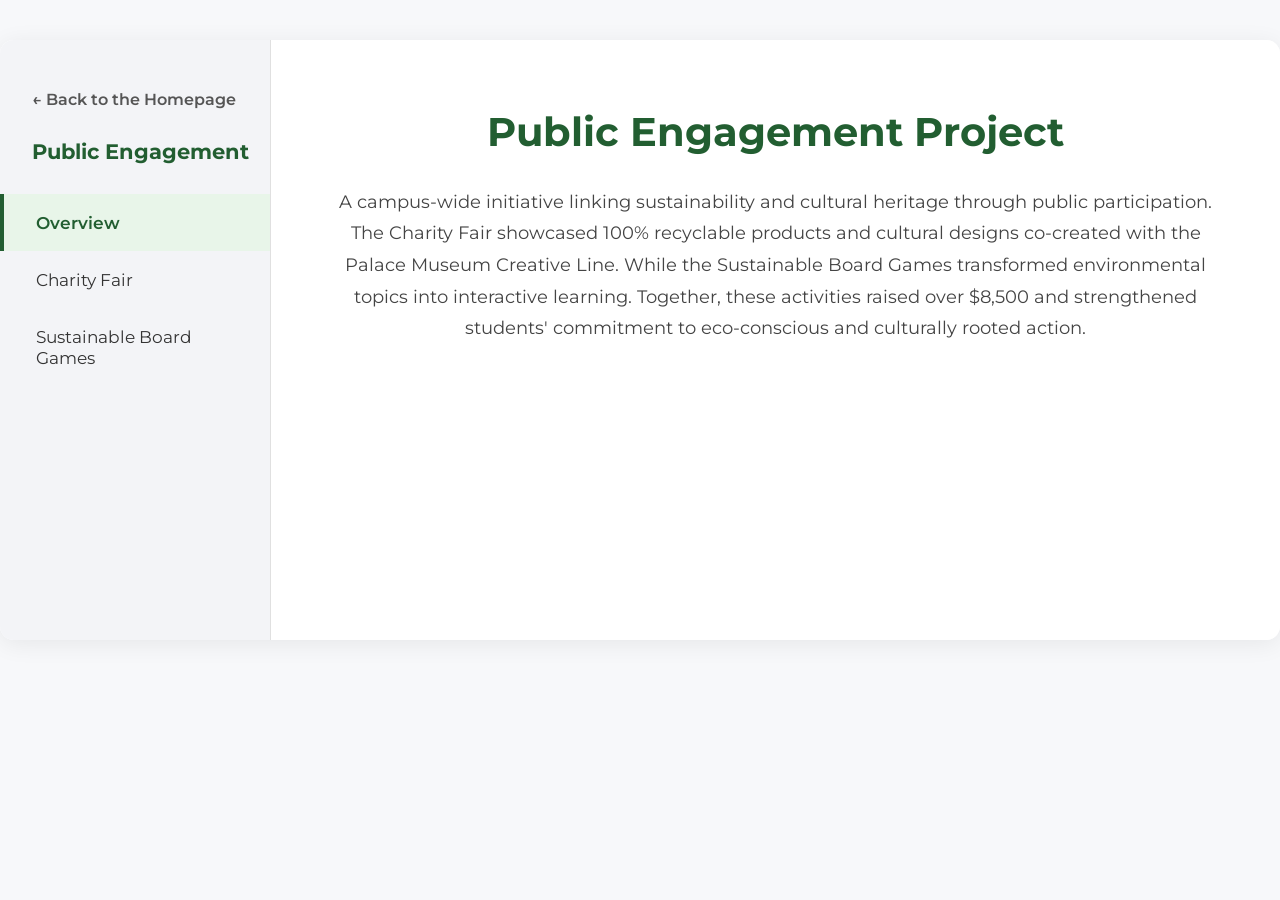
<file: engagement.html>
<!DOCTYPE html>
<html lang="en">
<head>
    <meta charset="UTF-8">
    <meta name="viewport" content="width=device-width, initial-scale=1.0">
    <title>Public Engagement Project - SHSUS</title>
    <link href="https://fonts.googleapis.com/css2?family=Montserrat:wght@400;500;700&display=swap" rel="stylesheet">
    <style>
        body {
            font-family: 'Montserrat', sans-serif;
            background-color: #f7f8fa;
            color: #222;
            margin: 0;
            padding: 0;
        }
        .container {
            display: flex;
            max-width: 1400px;
            margin: 40px auto;
            background: #fff;
            border-radius: 14px;
            box-shadow: 0 4px 24px rgba(0,0,0,0.07);
            overflow: hidden;
            min-height: 600px;
        }
        .sidebar {
            width: 270px;
            background: #f3f4f7;
            border-right: 1px solid #e0e0e0;
            padding: 40px 0 40px 0;
            display: flex;
            flex-direction: column;
            gap: 0;
        }
        .sidebar .back-link {
            display: block;
            padding: 10px 32px;
            font-size: 1rem;
            font-weight: 600;
            color: #555;
            text-decoration: none;
            margin-bottom: 20px;
            transition: color 0.2s;
        }
        .sidebar .back-link:hover {
            color: #225e31;
        }
        .sidebar h2 {
            font-size: 1.3rem;
            font-weight: 700;
            color: #225e31;
            margin: 0 0 30px 32px;
        }
        .project-list {
            list-style: none;
            padding: 0;
            margin: 0;
        }
        .project-list li {
            padding: 18px 32px;
            font-size: 1.08rem;
            color: #333;
            cursor: pointer;
            border-left: 4px solid transparent;
            transition: background 0.2s, border-color 0.2s;
        }
        .project-list li.active, .project-list li:hover {
            background: #e8f5e9;
            border-left: 4px solid #225e31;
            color: #225e31;
            font-weight: 600;
        }
        .main-content {
            flex: 1;
            background: #fff;
            overflow-y: auto;
            padding: 40px 60px;
        }
        .content-wrapper {
            max-width: 900px;
            margin: 0 auto;
        }
        .content-wrapper h1 {
            font-size: 2.5rem;
            color: #225e31;
            margin-bottom: 30px;
            text-align: center;
        }
        .content-wrapper h2 {
            font-size: 2rem;
            color: #225e31;
            margin-top: 50px;
            margin-bottom: 25px;
        }
        .content-wrapper h3 {
            font-size: 1.5rem;
            color: #2d7a3d;
            margin-top: 40px;
            margin-bottom: 20px;
        }
        .content-wrapper p {
            font-size: 1.1rem;
            line-height: 1.8;
            color: #444;
            margin-bottom: 20px;
        }
        .intro-text {
            text-align: center;
            font-size: 1.15rem;
            line-height: 1.9;
            color: #555;
            margin-bottom: 40px;
        }
        .image-grid {
            display: grid;
            grid-template-columns: repeat(2, 1fr);
            gap: 25px;
            margin: 30px 0;
        }
        .image-grid img {
            width: 100%;
            height: auto;
            border-radius: 12px;
            box-shadow: 0 4px 16px rgba(0,0,0,0.1);
            transition: transform 0.3s ease, box-shadow 0.3s ease;
        }
        .image-grid img:hover {
            transform: translateY(-5px);
            box-shadow: 0 8px 24px rgba(0,0,0,0.15);
        }
        .highlight-box {
            background: linear-gradient(135deg, #e8f5e9 0%, #c8e6c9 100%);
            padding: 40px;
            border-radius: 12px;
            text-align: center;
            margin: 50px 0;
        }
        .revenue-amount {
            font-size: 4rem;
            font-weight: 700;
            color: #225e31;
            margin-bottom: 15px;
        }
        .revenue-text {
            font-size: 1.2rem;
            color: #2d7a3d;
            line-height: 1.8;
        }
        .coordinator-section {
            margin-top: 40px;
            padding: 30px;
            background: #f9f9f9;
            border-radius: 12px;
            text-align: center;
        }
        .coordinator-section p {
            font-size: 1.15rem;
            color: #333;
            font-weight: 500;
        }
        @media (max-width: 900px) {
            .container {
                flex-direction: column;
            }
            .sidebar {
                width: 100%;
                border-right: none;
                border-bottom: 1px solid #e0e0e0;
                flex-direction: row;
                overflow-x: auto;
                padding: 0;
            }
            .project-list {
                display: flex;
                flex-direction: row;
            }
            .project-list li {
                border-left: none;
                border-bottom: 4px solid transparent;
                white-space: nowrap;
            }
            .project-list li.active, .project-list li:hover {
                border-left: none;
                border-bottom: 4px solid #225e31;
            }
            .sidebar .back-link {
                padding: 15px 20px;
            }
            .sidebar h2 {
                margin: 0;
                padding: 15px 20px;
            }
            .main-content {
                padding: 30px 20px;
            }
            .image-grid {
                grid-template-columns: 1fr;
            }
            .revenue-amount {
                font-size: 3rem;
            }
        }
    </style>
</head>
<body>
    <div class="container">
        <aside class="sidebar">
            <a href="index.html" class="back-link">← Back to the Homepage</a>
            <h2>Public Engagement</h2>
            <ul class="project-list">
                <li class="active" data-project="overview">Overview</li>
                <li data-project="charity">Charity Fair</li>
                <li data-project="boardgames">Sustainable Board Games</li>
            </ul>
        </aside>

        <main class="main-content" id="content">
            <div class="content-wrapper">
                <h1>Public Engagement Project</h1>
                <p class="intro-text">A campus-wide initiative linking sustainability and cultural heritage through public participation. The Charity Fair showcased 100% recyclable products and cultural designs co-created with the Palace Museum Creative Line. While the Sustainable Board Games transformed environmental topics into interactive learning. Together, these activities raised over $8,500 and strengthened students' commitment to eco-conscious and culturally rooted action.</p>
            </div>
        </main>
    </div>

    <script>
        const listItems = document.querySelectorAll('.project-list li');
        const content = document.getElementById('content');

        const contentData = {
            overview: `
                <div class="content-wrapper">
                    <h1>Public Engagement Project</h1>
                    <p class="intro-text">A campus-wide initiative linking sustainability and cultural heritage through public participation. The Charity Fair showcased 100% recyclable products and cultural designs co-created with the Palace Museum Creative Line. While the Sustainable Board Games transformed environmental topics into interactive learning. Together, these activities raised over $8,500 and strengthened students' commitment to eco-conscious and culturally rooted action.</p>
                </div>
            `,
            charity: `
                <div class="content-wrapper">
                    <h1>Charity Fair</h1>
                    <p>Reached out and partnered with Good Cycle (Shanghai Haorun Environmental Tech) — a company dedicated to 100% recycling and sustainable material innovation — to organize a week-long on-campus charity fair promoting circular design and eco-conscious living.</p>
                    
                    <h3>1. Normal 100% Recyclable Products</h3>
                    <p>Featured a wide range of environmentally friendly products, each made from distinct upcycled or biodegradable materials, including: foldable tote bags and eco-bags crafted from recycled HDPE plastic bottles, reusable mugs and coasters made from compressed coffee grounds, neutral gel pens using biodegradable or recycled casings.</p>
                    <div class="image-grid">
                        <img src="g02.png" alt="Recyclable Product 1">
                        <img src="g03.png" alt="Recyclable Product 2">
                        <img src="g04.png" alt="Recyclable Product 3">
                        <img src="g05.png" alt="Recyclable Product 4">
                    </div>
                    
                    <h3>2. Chinese Folk 100% Recyclable Products</h3>
                    <p>Aiming not only to protect the environment but also to preserve cultural heritage, we collaborated with the Palace Museum Creative Line to design eco-friendly cultural products that merge traditional Chinese folk aesthetics with modern sustainability — including silk scarves, notebooks, keychains, and frisbees, all crafted from recycled or biodegradable materials to embody the idea of heritage preservation through sustainable design.</p>
                    <div class="image-grid">
                        <img src="g06.png" alt="Cultural Product 1">
                        <img src="g07.png" alt="Cultural Product 2">
                        <img src="g08.png" alt="Cultural Product 3">
                        <img src="g09.png" alt="Cultural Product 4">
                    </div>
                    
                    <div class="highlight-box">
                        <div class="revenue-amount" id="revenueCounter">$0</div>
                        <p class="revenue-text">Raised in total, directly reinvested into campus sustainability initiatives — funding bird-collision prevention programs, supporting student-led cultural clubs, and expanding the school's long-term environmental impact.</p>
                    </div>
                    
                    <div class="coordinator-section">
                        <p><strong>Main Coordinators:</strong> Shutong (Taby) Bao; Gong (Yvonne) Rui</p>
                    </div>
                </div>
            `,
            boardgames: `
                <div class="content-wrapper">
                    <h1>Sustainable Board Games</h1>
                    <img src="g10.png" alt="Sustainable Board Games" style="width: 100%; border-radius: 12px; margin-top: 20px; box-shadow: 0 4px 16px rgba(0,0,0,0.1);">
                    
                    <p style="margin-top: 30px;">Introduced sustainability-themed card and board games inspired by the 2024 Shanghai Sustainable Board Game Expo, adapting them for campus-wide participation during Sustainability Week.</p>
                    
                    <div class="image-grid" style="margin: 30px 0;">
                        <img src="g11.png" alt="Shanghai Sustainable Board Game Expo 1">
                        <img src="g12.png" alt="Shanghai Sustainable Board Game Expo 2">
                    </div>
                    
                    <p>The games followed a Monopoly-style format, where each player took on a character representing a different sector — economy, business, cultural heritage, or creative industries such as animation.</p>
                    
                    <p>Players collected and exchanged "sustainability cards" linked to real-world challenges and solutions, encouraging discussions on economic responsibility, environmental balance, and cultural preservation. This interactive gameplay sessions raise the participants' environmental and cultural awareness through engaging, hands-on learning experiences.</p>
                    
                    <div class="coordinator-section">
                        <p><strong>Main Coordinator:</strong> Shutong (Taby) Bao</p>
                    </div>
                </div>
            `
        };

        // Counter animation function
        function animateCounter(element, start, end, duration) {
            let startTime = null;
            
            function animate(currentTime) {
                if (!startTime) startTime = currentTime;
                const elapsed = currentTime - startTime;
                const progress = Math.min(elapsed / duration, 1);
                
                // Easing function
                const easeProgress = 1 - Math.pow(1 - progress, 3);
                const current = start + (end - start) * easeProgress;
                
                element.textContent = '$' + Math.floor(current).toLocaleString() + '+';
                
                if (progress < 1) {
                    requestAnimationFrame(animate);
                }
            }
            
            requestAnimationFrame(animate);
        }

        // Intersection Observer for revenue counter
        function setupCounterObserver() {
            const revenueCounter = document.getElementById('revenueCounter');
            if (!revenueCounter) return;
            
            const observer = new IntersectionObserver((entries) => {
                entries.forEach(entry => {
                    if (entry.isIntersecting && revenueCounter.textContent === '$0') {
                        animateCounter(revenueCounter, 0, 8500, 2000);
                    }
                });
            }, { threshold: 0.5 });
            
            observer.observe(revenueCounter);
        }

        listItems.forEach(item => {
            item.addEventListener('click', () => {
                listItems.forEach(li => li.classList.remove('active'));
                item.classList.add('active');
                const project = item.getAttribute('data-project');
                content.innerHTML = contentData[project];
                
                // Setup counter animation after loading charity fair content
                if (project === 'charity') {
                    setTimeout(setupCounterObserver, 100);
                }
                
                // Scroll to top of content
                content.scrollTop = 0;
            });
        });
    </script>
</body>
</html>
</file>
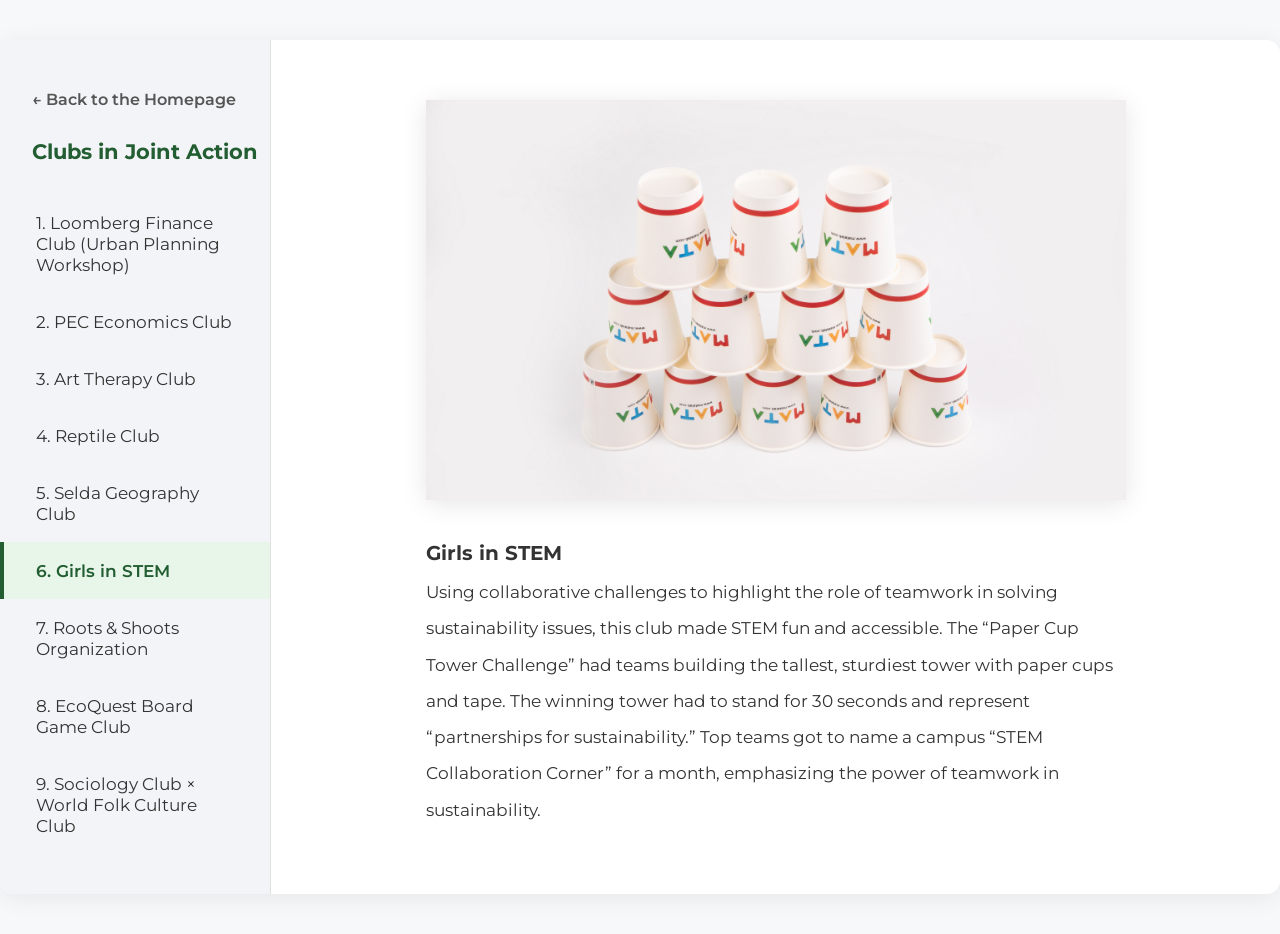
<file: girl.html>
<!DOCTYPE html>
<html lang="en">
<head>
    <meta charset="UTF-8">
    <meta name="viewport" content="width=device-width, initial-scale=1.0">
    <title>Girls in STEM - SHSUS</title>
    <link href="https://fonts.googleapis.com/css2?family=Montserrat:wght@400;500;700&display=swap" rel="stylesheet">
    <style>
        body {
            font-family: 'Montserrat', sans-serif;
            background-color: #f7f8fa;
            color: #222;
            margin: 0;
            padding: 0;
        }
        .container {
            display: flex;
            max-width: 1400px;
            margin: 40px auto;
            background: #fff;
            border-radius: 14px;
            box-shadow: 0 4px 24px rgba(0,0,0,0.07);
            overflow: hidden;
            min-height: 600px;
        }
        .sidebar {
            width: 270px;
            background: #f3f4f7;
            border-right: 1px solid #e0e0e0;
            padding: 40px 0 40px 0;
            display: flex;
            flex-direction: column;
            gap: 0;
        }
        .sidebar .back-link {
            display: block;
            padding: 10px 32px;
            font-size: 1rem;
            font-weight: 600;
            color: #555;
            text-decoration: none;
            margin-bottom: 20px;
            transition: color 0.2s;
        }
        .sidebar .back-link:hover {
            color: #225e31;
        }
        .sidebar h2 {
            font-size: 1.3rem;
            font-weight: 700;
            color: #225e31;
            margin: 0 0 30px 32px;
        }
        .club-list {
            list-style: none;
            padding: 0;
            margin: 0;
        }
        .club-list li {
            padding: 18px 32px;
            font-size: 1.08rem;
            color: #333;
            cursor: pointer;
            border-left: 4px solid transparent;
            transition: background 0.2s, border-color 0.2s;
        }
        .club-list li.active, .club-list li:hover {
            background: #e8f5e9;
            border-left: 4px solid #225e31;
            color: #225e31;
            font-weight: 600;
        }
        .main-content {
            flex: 1;
            display: flex;
            flex-direction: column;
            align-items: center;
            justify-content: flex-start;
            background: #fff;
            min-height: 600px;
        }
        .main-img {
            width: 100%;
            height: 400px;
            object-fit: cover;
            border-radius: 0;
            box-shadow: 0 4px 24px rgba(0,0,0,0.10);
            margin-top: 60px;
            margin-bottom: 32px;
            max-width: 700px;
        }
        .desc {
            max-width: 700px;
            width: 100%;
            text-align: left;
            font-size: 1.08rem;
            color: #333;
            line-height: 2.1;
            padding: 0 20px;
            margin-bottom: 60px;
        }
        @media (max-width: 900px) {
            .container {
                flex-direction: column;
            }
            .sidebar {
                width: 100%;
                border-right: none;
                border-bottom: 1px solid #e0e0e0;
                flex-direction: row;
                overflow-x: auto;
                padding: 0;
            }
            .club-list {
                display: flex;
                flex-direction: row;
                width: 100%;
            }
            .club-list li {
                padding: 16px 18px;
                border-left: none;
                border-bottom: 4px solid transparent;
            }
            .club-list li.active, .club-list li:hover {
                background: #e8f5e9;
                border-bottom: 4px solid #225e31;
                border-left: none;
            }
        }
    </style>
</head>
<body>
    <div class="container">
        <nav class="sidebar">
            <a href="index.html" class="back-link">← Back to the Homepage</a>
            <h2>Clubs in Joint Action</h2>
            <ul class="club-list">
                <li><a href="clubs.html" style="color:inherit;text-decoration:none;display:block;width:100%;height:100%;">1. Loomberg Finance Club (Urban Planning Workshop)</a></li>
                <li><a href="pec.html" style="color:inherit;text-decoration:none;display:block;width:100%;height:100%;">2. PEC Economics Club</a></li>
                <li><a href="art.html" style="color:inherit;text-decoration:none;display:block;width:100%;height:100%;">3. Art Therapy Club</a></li>
                <li><a href="rep.html" style="color:inherit;text-decoration:none;display:block;width:100%;height:100%;">4. Reptile Club</a></li>
                <li><a href="se.html" style="color:inherit;text-decoration:none;display:block;width:100%;height:100%;">5. Selda Geography Club</a></li>
                <li class="active">6. Girls in STEM</li>
                <li><a href="root.html" style="color:inherit;text-decoration:none;display:block;width:100%;height:100%;">7. Roots & Shoots Organization</a></li>
                <li><a href="eco.html" style="color:inherit;text-decoration:none;display:block;width:100%;height:100%;">8. EcoQuest Board Game Club</a></li>
                <li><a href="soci.html" style="color:inherit;text-decoration:none;display:block;width:100%;height:100%;">9. Sociology Club × World Folk Culture Club</a></li>
            </ul>
        </nav>
        <main class="main-content">
            <img src="61.png" alt="Girls in STEM" class="main-img">
            <div class="desc">
                <strong style="font-size:1.25rem;">Girls in STEM</strong><br>
                Using collaborative challenges to highlight the role of teamwork in solving sustainability issues, this club made STEM fun and accessible. The “Paper Cup Tower Challenge” had teams building the tallest, sturdiest tower with paper cups and tape. The winning tower had to stand for 30 seconds and represent “partnerships for sustainability.” Top teams got to name a campus “STEM Collaboration Corner” for a month, emphasizing the power of teamwork in sustainability.
            </div>
        </main>
    </div>
</body>
</html>
</file>
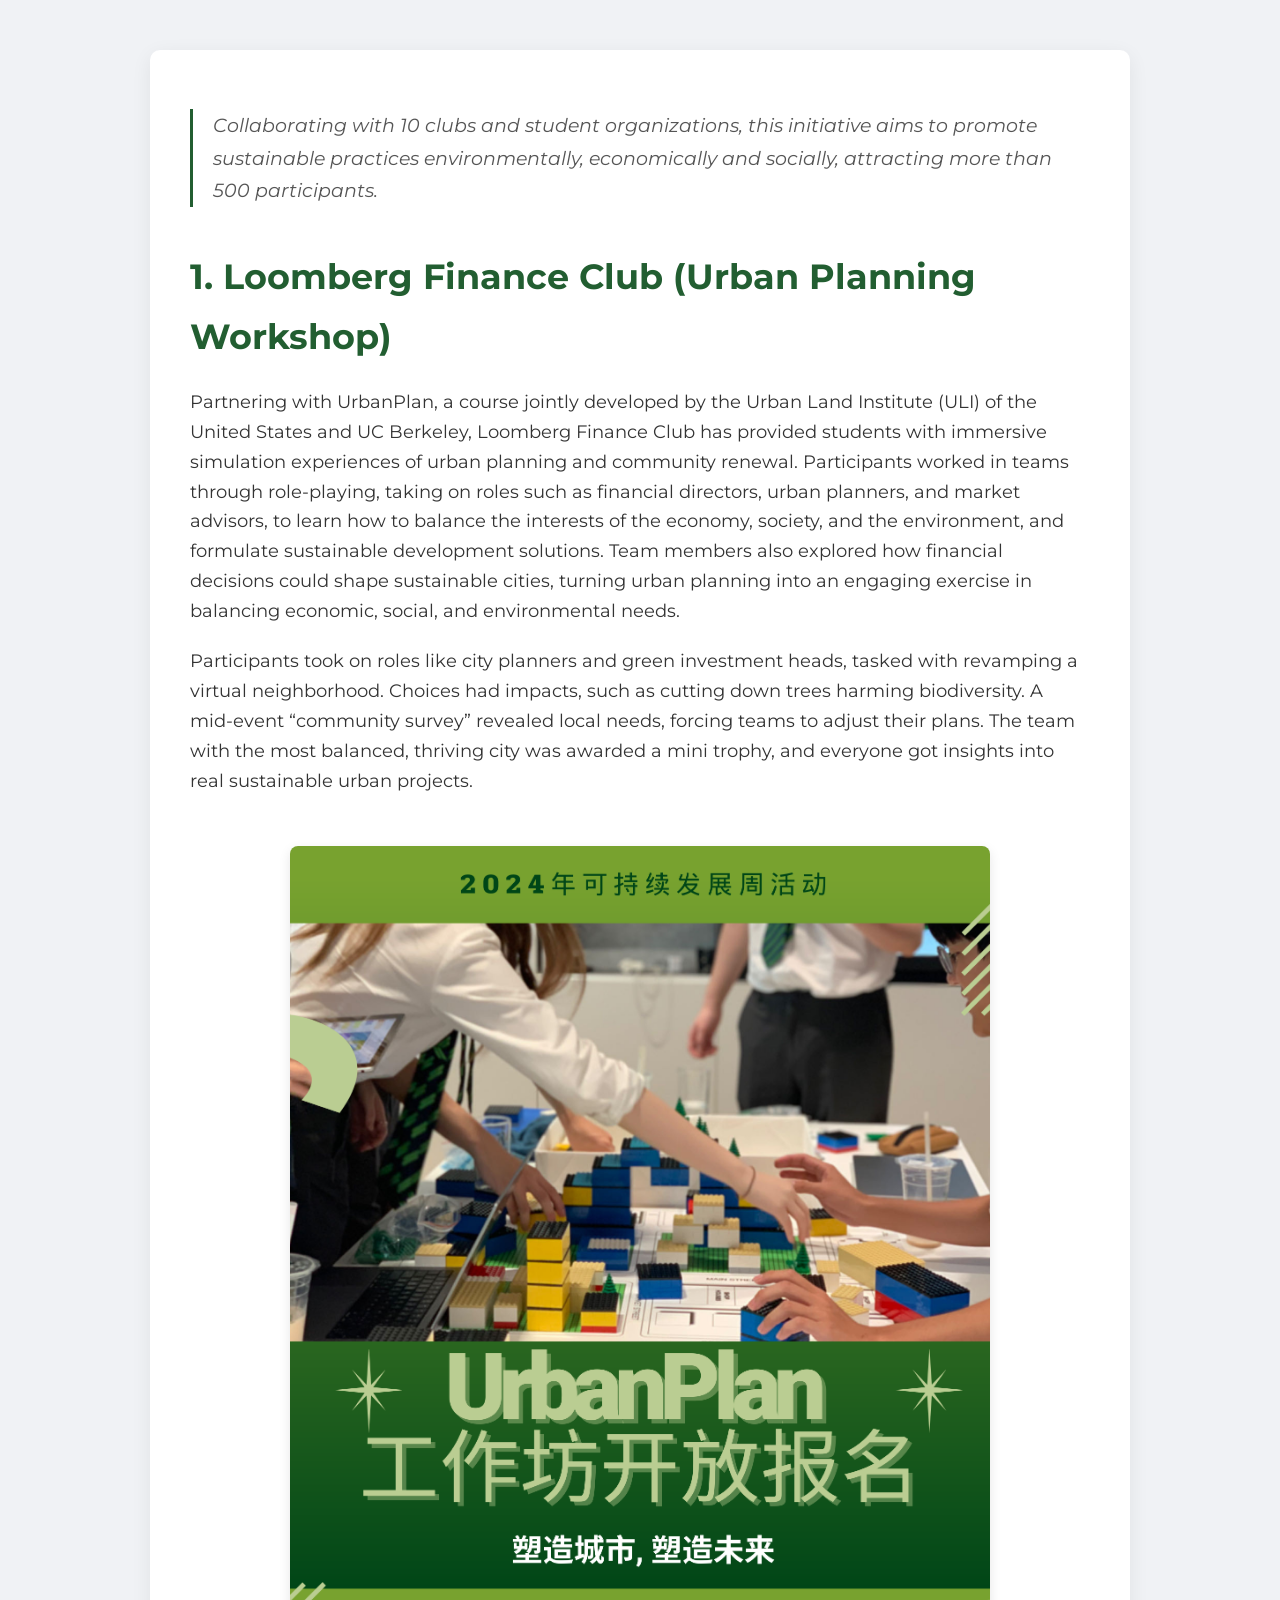
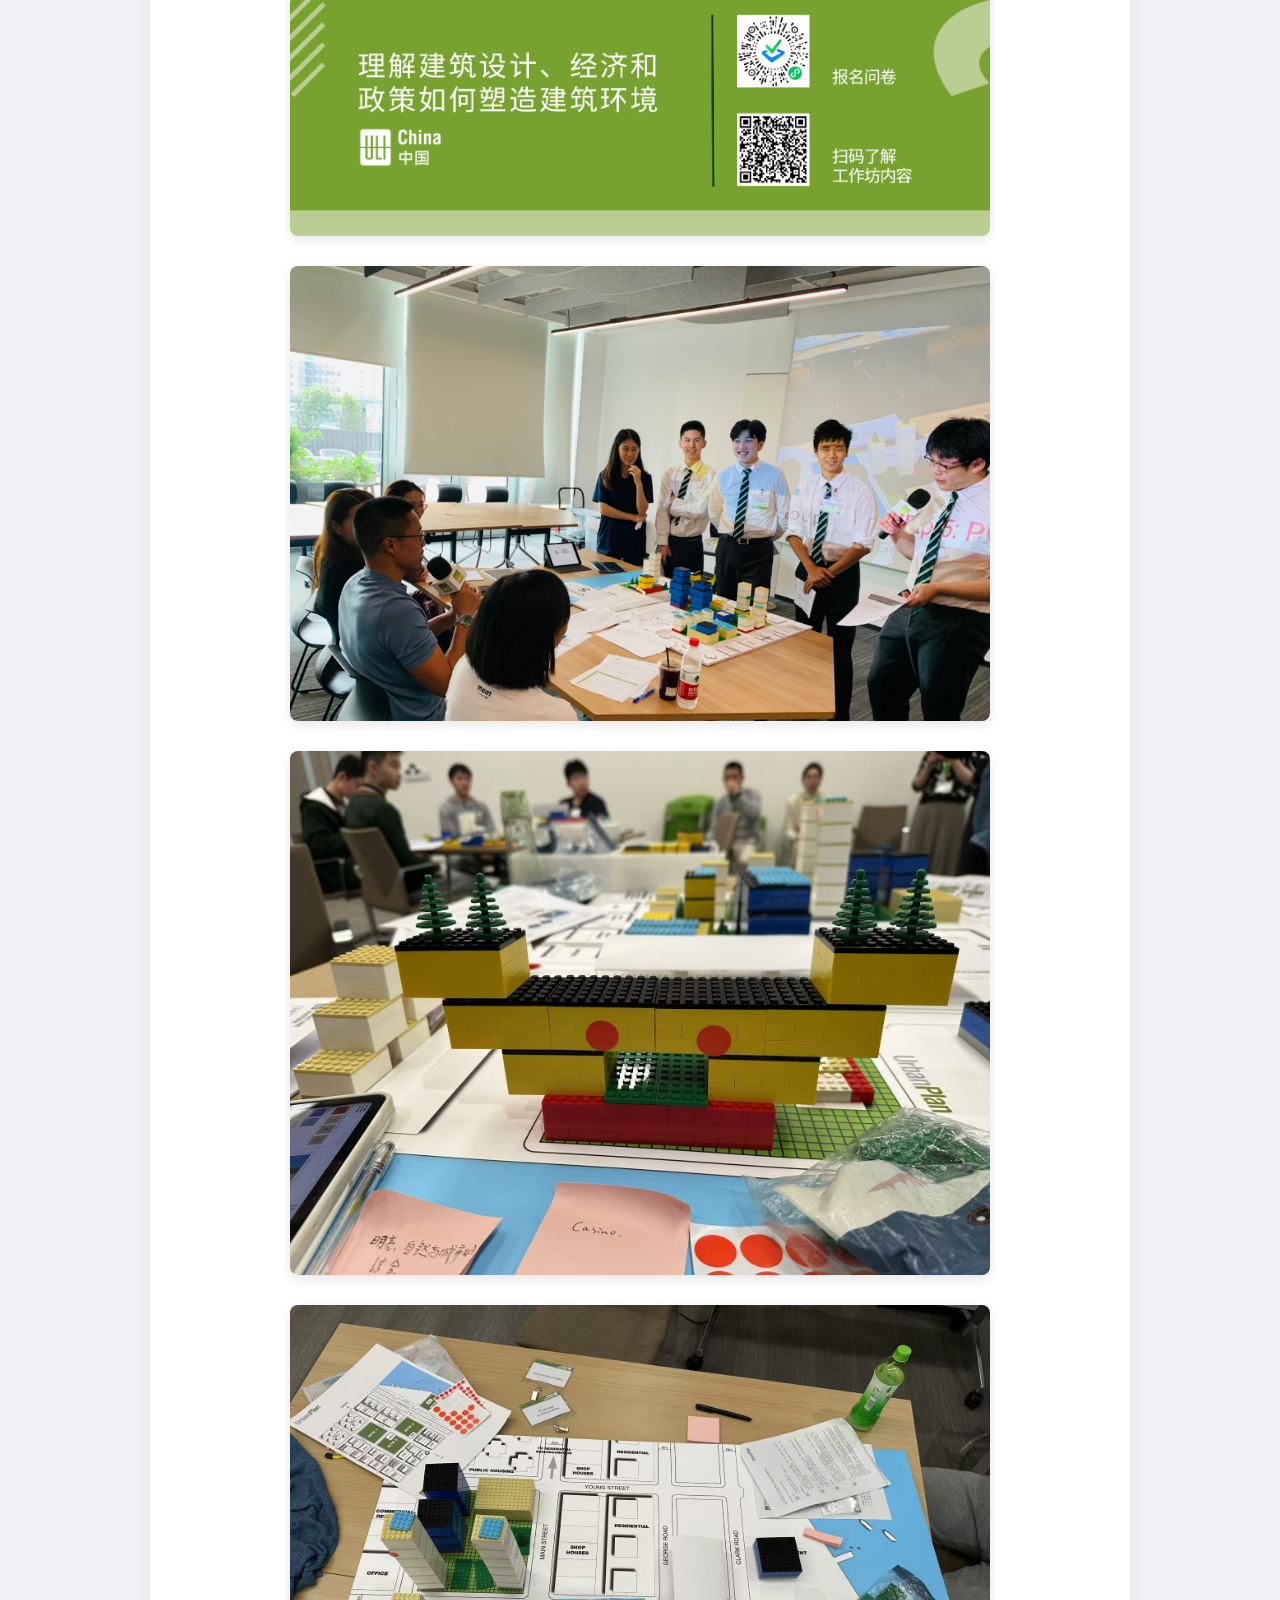
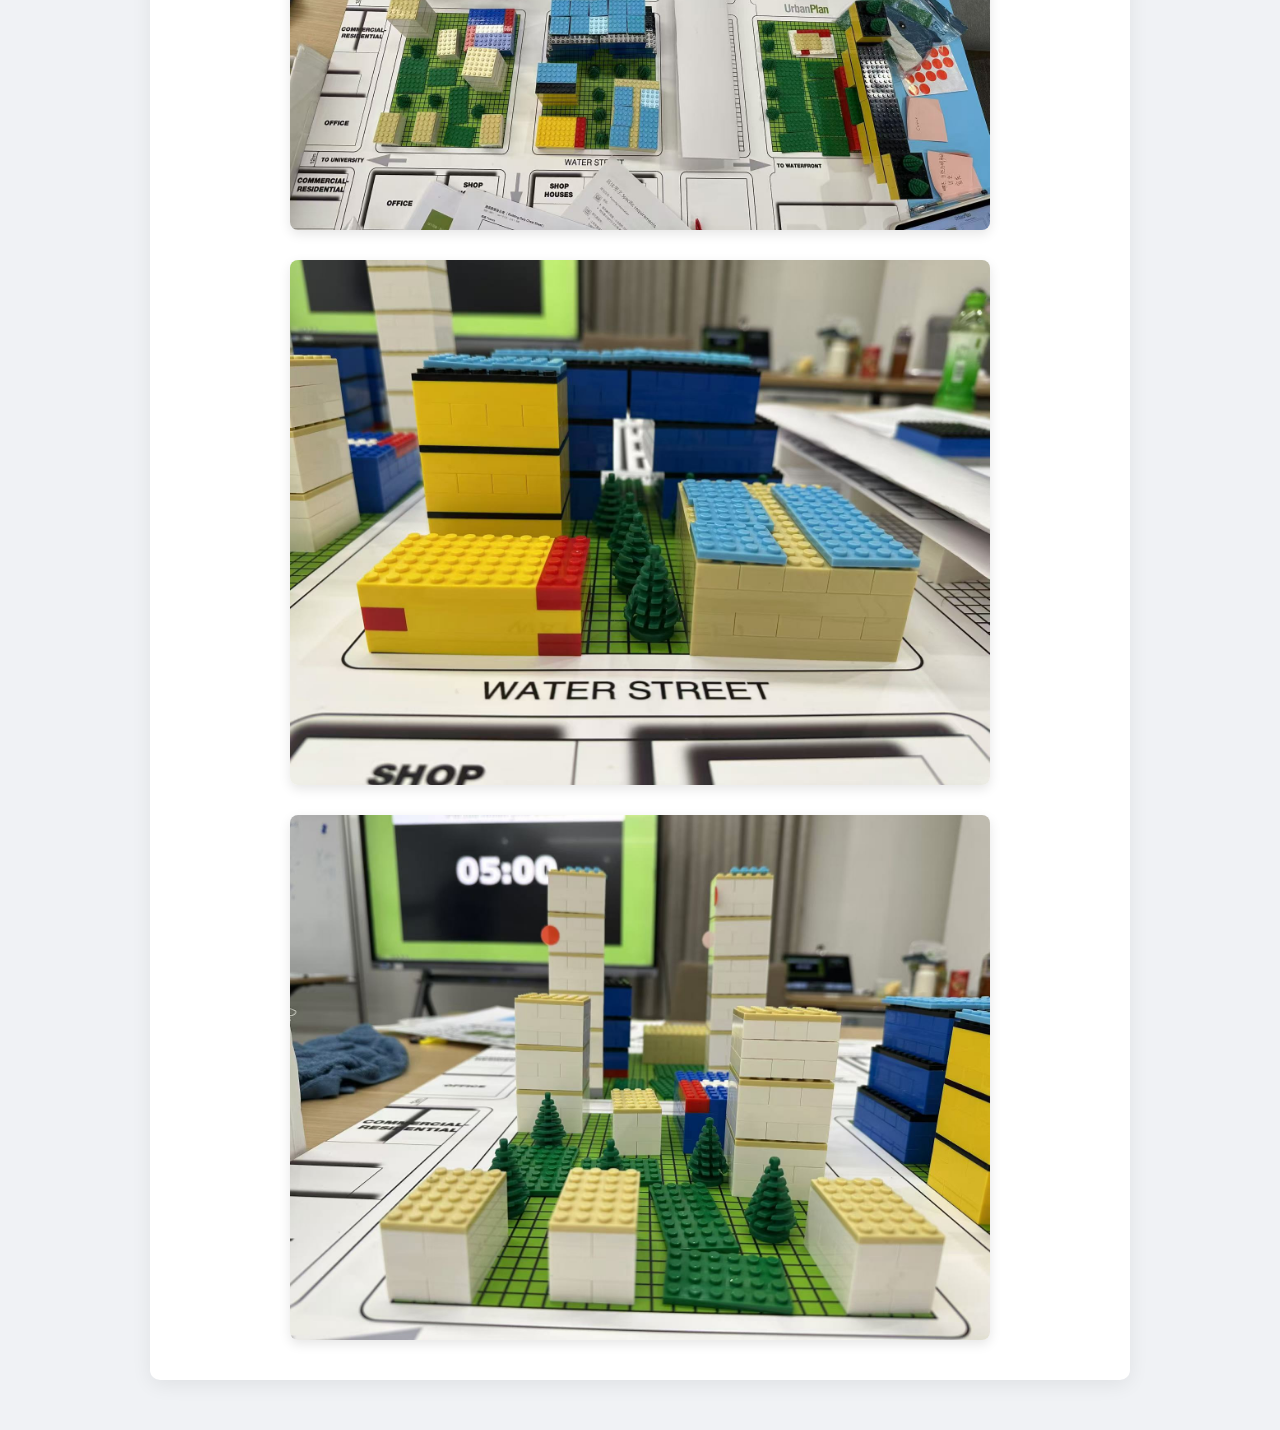
<file: loomberg.html>
<!DOCTYPE html>
<html lang="en">
<head>
    <meta charset="UTF-8">
    <meta name="viewport" content="width=device-width, initial-scale=1.0">
    <title>Loomberg Finance Club (Urban Planning Workshop) - SHSUS</title>
    <link href="https://fonts.googleapis.com/css2?family=Montserrat:wght@400;500;700&display=swap" rel="stylesheet">
    <style>
        body {
            font-family: 'Montserrat', sans-serif;
            background-color: #f0f2f5;
            color: #333;
            line-height: 1.7;
            margin: 0;
            padding: 0;
        }
        .container {
            max-width: 900px;
            margin: 50px auto;
            padding: 40px;
            background-color: #fff;
            border-radius: 10px;
            box-shadow: 0 5px 20px rgba(0,0,0,0.07);
        }
        h1 {
            font-size: 2.2rem;
            color: #225e31;
            margin-bottom: 20px;
        }
        p {
            font-size: 1.1rem;
            margin-bottom: 20px;
        }
        .intro {
            font-size: 1.2rem;
            font-style: italic;
            color: #555;
            border-left: 3px solid #225e31;
            padding-left: 20px;
            margin-bottom: 40px;
        }
        .image-gallery {
            display: flex;
            flex-direction: column;
            align-items: center;
            gap: 30px;
            margin-top: 50px;
            opacity: 0;
            transform: translateY(30px);
            transition: opacity 0.8s ease-out, transform 0.8s ease-out;
        }
        .image-gallery.fade-in {
            opacity: 1;
            transform: translateY(0);
        }
        .image-gallery img {
            width: 100%;
            max-width: 700px;
            height: auto;
            border-radius: 8px;
            box-shadow: 0 4px 12px rgba(0,0,0,0.1);
            transition: transform 0.3s;
        }
        .image-gallery img:hover {
            transform: scale(1.05);
        }
    </style>
</head>
<body>
    <div class="container">
        <p class="intro">Collaborating with 10 clubs and student organizations, this initiative aims to promote sustainable practices environmentally, economically and socially, attracting more than 500 participants.</p>
        <h1>1. Loomberg Finance Club (Urban Planning Workshop)</h1>
        <p>Partnering with UrbanPlan, a course jointly developed by the Urban Land Institute (ULI) of the United States and UC Berkeley, Loomberg Finance Club has provided students with immersive simulation experiences of urban planning and community renewal. Participants worked in teams through role-playing, taking on roles such as financial directors, urban planners, and market advisors, to learn how to balance the interests of the economy, society, and the environment, and formulate sustainable development solutions. Team members also explored how financial decisions could shape sustainable cities, turning urban planning into an engaging exercise in balancing economic, social, and environmental needs.</p>
        <p>Participants took on roles like city planners and green investment heads, tasked with revamping a virtual neighborhood. Choices had impacts, such as cutting down trees harming biodiversity. A mid-event “community survey” revealed local needs, forcing teams to adjust their plans. The team with the most balanced, thriving city was awarded a mini trophy, and everyone got insights into real sustainable urban projects.</p>
        <div class="image-gallery">
            <img src="03.png" alt="Workshop Image 1">
            <img src="11.png" alt="Workshop Image 2">
            <img src="12.png" alt="Workshop Image 3">
            <img src="13.png" alt="Workshop Image 4">
            <img src="14.png" alt="Workshop Image 5">
            <img src="15.png" alt="Workshop Image 6">
        </div>
    </div>

    <script>
        document.addEventListener('DOMContentLoaded', () => {
            const gallery = document.querySelector('.image-gallery');

            const observer = new IntersectionObserver((entries) => {
                entries.forEach(entry => {
                    if (entry.isIntersecting) {
                        gallery.classList.add('fade-in');
                        observer.unobserve(entry.target);
                    }
                });
            }, {
                threshold: 0.1
            });

            observer.observe(gallery);
        });
    </script>
</body>
</html>
</file>
<file: c1.css>
body {
    font-family: 'Inter', sans-serif;
    color: #333;
    line-height: 1.6;
    overflow-x: hidden;
    background: linear-gradient(135deg, #fefefe 0%, #ffffff 100%);
    min-height: 100vh;
}

/* Hero Section */
.hero {
    height: 100vh;
    background-image: url('01.png');
    background-size: cover;
    background-position: center;
    background-attachment: fixed;
    position: relative;
    display: flex;
    align-items: center;
    justify-content: center;
    text-align: center;
    box-shadow: 0 4px 12px rgba(0,0,0,0.1);
}

.hero::before {
    content: '';
    position: absolute;
    top: 0;
    left: 0;
    right: 0;
    bottom: 0;
    background: linear-gradient(135deg, rgba(46, 125, 50, 0.2) 0%, rgba(200, 230, 201, 0.6) 100%);
}

.hero-content {
    position: relative;
    z-index: 1;
    max-width: 90%;
    color: #1b5e20;
    text-shadow: 0 1px 2px rgba(255,255,255,0.8);
}

.hero-content h1 {
    font-size: clamp(2rem, 5vw, 3.5rem);
    font-weight: 700;
    line-height: 1.2;
    margin-bottom: 1.5rem;
}

.hero-content .title-line {
    display: block;
}

.hero-content p {
    font-size: clamp(1.1rem, 2vw, 1.5rem);
    color: #2e7d32;
    text-shadow: 0 1px 2px rgba(255,255,255,0.8);
    margin-top: 1.5rem;
}

/* Content Section */
.content-section {
    padding: 40px 20px;
    background: linear-gradient(135deg, #ffffff 0%, #e8f5e9 100%);
    min-height: 100vh;
    display: flex;
    flex-direction: column;
    align-items: center;
    justify-content: center;
    overflow: hidden;
}

.about-container {
    display: flex;
    align-items: center;
    gap: 40px;
    margin-bottom: 60px;
    background: rgba(255, 255, 255, 0.8);
    padding: 30px;
    border-radius: 12px;
    box-shadow: 0 4px 15px rgba(0,0,0,0.05);
}

.about-text {
    flex: 1.5;
    padding-right: 20px;
}

.about-text h2 {
    font-size: clamp(1.8rem, 3vw, 2.5rem);
    margin-bottom: 1.5rem;
    color: #1b5e20;
}

.about-text p {
    font-size: clamp(1rem, 1.2vw, 1.2rem);
    line-height: 1.8;
    margin-bottom: 1.5rem;
    color: #2e7d32;
}

.about-image {
    flex: 1;
    text-align: center;
    max-width: 40%;
}

.about-image img {
    width: 100%;
    height: auto;
    display: block;
    max-width: 100%;
    height: auto;
    border-radius: 8px;
    box-shadow: 0 4px 15px rgba(0,0,0,0.1);
    transition: transform 0.3s ease;
}

.about-image:hover img {
    transform: scale(1.02);
}

/* Book Container */
.book-container {
    perspective: 1200px;
    width: 100%;
    max-width: 600px;
    height: 60vh;
    min-height: 400px;
    margin: 20px auto;
    display: flex;
    justify-content: center;
    align-items: center;
    position: relative;
}

.book {
    position: relative;
    width: 100%;
    height: 100%;
    max-width: 500px;
    transform-style: preserve-3d;
    transition: transform 1s;
    transform-origin: center;
    margin: 0 auto;
}

.front-cover, .back-cover, .page {
    position: absolute;
    width: 100%;
    height: 100%;
    top: 0;
    left: 0;
    border-radius: 8px;
    box-shadow: 0 10px 30px rgba(0,0,0,0.2);
}

.front-cover {
    background: white;
    z-index: 3;
    display: flex;
    align-items: center;
    justify-content: center;
    padding: 20px;
    transform-style: preserve-3d;
    backface-visibility: hidden;
}

.front-cover img {
    max-width: 90%;
    max-height: 90%;
    object-fit: contain;
    border-radius: 4px;
}

.page {
    background: white;
    transform-style: preserve-3d;
    transition: transform 1s;
    z-index: 2;
}

.page-front, .page-back {
    position: absolute;
    width: 100%;
    height: 100%;
    backface-visibility: hidden;
    display: flex;
    align-items: center;
    justify-content: center;
    padding: 20px;
}

.page-front img, .page-back img {
    max-width: 90%;
    max-height: 90%;
    object-fit: contain;
    border-radius: 4px;
}

.page-front {
    transform: rotateY(0deg);
    z-index: 2;
}

.page-back {
    transform: rotateY(180deg);
}

/* Book open state */
.book.open {
    transform: rotateY(180deg);
}

.book.open .page {
    transform: rotateY(-160deg);
    transition-delay: 0.3s;
}

/* Responsive Design */
@media (max-width: 1200px) {
    .book-container {
        height: 50vh;
    }
}

@media (max-width: 768px) {
    .hero-content h1 {
        font-size: 2rem;
    }
    
    .hero-content p {
        font-size: 1.1rem;
    }

    .about-container {
        flex-direction: column;
        gap: 30px;
        padding: 20px;
    }

    .about-text {
        padding-right: 0;
    }

    .about-image {
        max-width: 100%;
        margin-top: 20px;
    }
    
    .content-section {
        padding: 20px 15px;
    }
    
    .book-container {
        width: 100%;
        height: 50vh;
        min-height: 300px;
        margin: 20px auto;
    }
    
    .book {
        max-width: 90%;
    }
    
    .front-cover img, 
    .page-front img, 
    .page-back img {
        max-width: 95%;
        max-height: 95%;
    }
}

/* Ensure book is centered in the viewport */
@media (min-height: 800px) {
    .book-container {
        height: 70vh;
    }
}

/* Responsive adjustments */
@media (max-width: 768px) {
    .book-container {
        height: 50vh;
        min-height: 300px;
    }
    
    .book {
        max-width: 90%;
    }
}

/* For very small screens */
@media (max-width: 480px) {
    .book-container {
        height: 40vh;
        min-height: 250px;
    }
    
    .front-cover img,
    .page-front img,
    .page-back img {
        max-width: 95%;
        max-height: 95%;
    }
}

/* Animation */
@keyframes fadeIn {
    from { opacity: 0; transform: translateY(20px); }
    to { opacity: 1; transform: translateY(0); }
}

.about-container, .book-container {
    animation: fadeIn 0.8s ease-out forwards;
}

.project-card {
    background: #fff;
    border: 0.5px solid #e5e5e5;
    box-shadow: 0 1px 6px rgba(0,0,0,0.03);
    border-radius: 8px;
    padding: 1.2rem;
    text-align: center;
    transition: transform 0.25s cubic-bezier(0.25, 0.46, 0.45, 0.94), box-shadow 0.25s cubic-bezier(0.25, 0.46, 0.45, 0.94);
    text-decoration: none;
}

.project-card:hover {
    transform: translateY(-4px) scale(1.02);
    box-shadow: 0 4px 16px rgba(0,0,0,0.07);
}

.custom-gallery {
  display: flex;
  flex-wrap: nowrap;
  justify-content: center;
  gap: 60px;
  margin: 0 auto;
  width: 100%;
  max-width: 1400px;
  padding: 0 20px;
}

.custom-card {
  background: none;
  border: 0.2px solid #e5e5e5;
  box-shadow: none;
  padding: 0;
  text-align: center;
  transition: transform 0.3s;
}

.gallery-img.pure-img {
  width: 260px;
  height: 260px;
  object-fit: cover;
  border-radius: 10px;
  box-shadow: 0 4px 16px rgba(0,0,0,0.08);
  display: block;
  margin-bottom: 12px;
  transition: transform 0.3s, box-shadow 0.3s;
}
.gallery-img.pure-img:hover {
  transform: translateY(-18px) scale(1.04);
  box-shadow: 0 12px 32px rgba(0,0,0,0.13);
}

.card1 { transform: rotate(-4deg); }
.card2 { transform: rotate(2deg); }
.card3 { transform: rotate(-2deg); }
.card4 { transform: rotate(3deg); }

.caption {
  font-size: 1.1rem;
  color: #333;
  margin-top: 8px;
  font-weight: 500;
}

footer, .contact-info, .contact-info h3, .contact-info p {
  color: #111 !important;
}

.team-contact-section h2,
.team-contact-section h3 {
  color: #1b5e20 !important;
  text-shadow: none;
}

.team-contact-section .team-section p {
  color: #111 !important;
  text-shadow: none;
}

.team-contact-section .contact-info h3,
.team-contact-section .contact-info p {
  color: #225e31 !important;
  text-shadow: none;
}

.team-contact-section {
    background: #fff;
    padding: 60px 20px;
    color: #111;
}

.team-contact-section .team-section,
.team-contact-section .contact-info {
    background: transparent !important;
}

.team-contact-section .contact-info {
    text-align: center;
    margin: 0 auto;
    max-width: 600px;
}

/* 优化整体间距 */
.team-contact-section .team-section {
    margin-bottom: 30px;
}

.team-contact-section .team-subsection {
    margin-bottom: 20px;
}

.team-contact-section .team-subsection h3 {
    margin-bottom: 15px;
}

/* 确保项目卡片文字颜色正确 */
.team-contact-section .caption {
    color: #111 !important;
}
</file>
